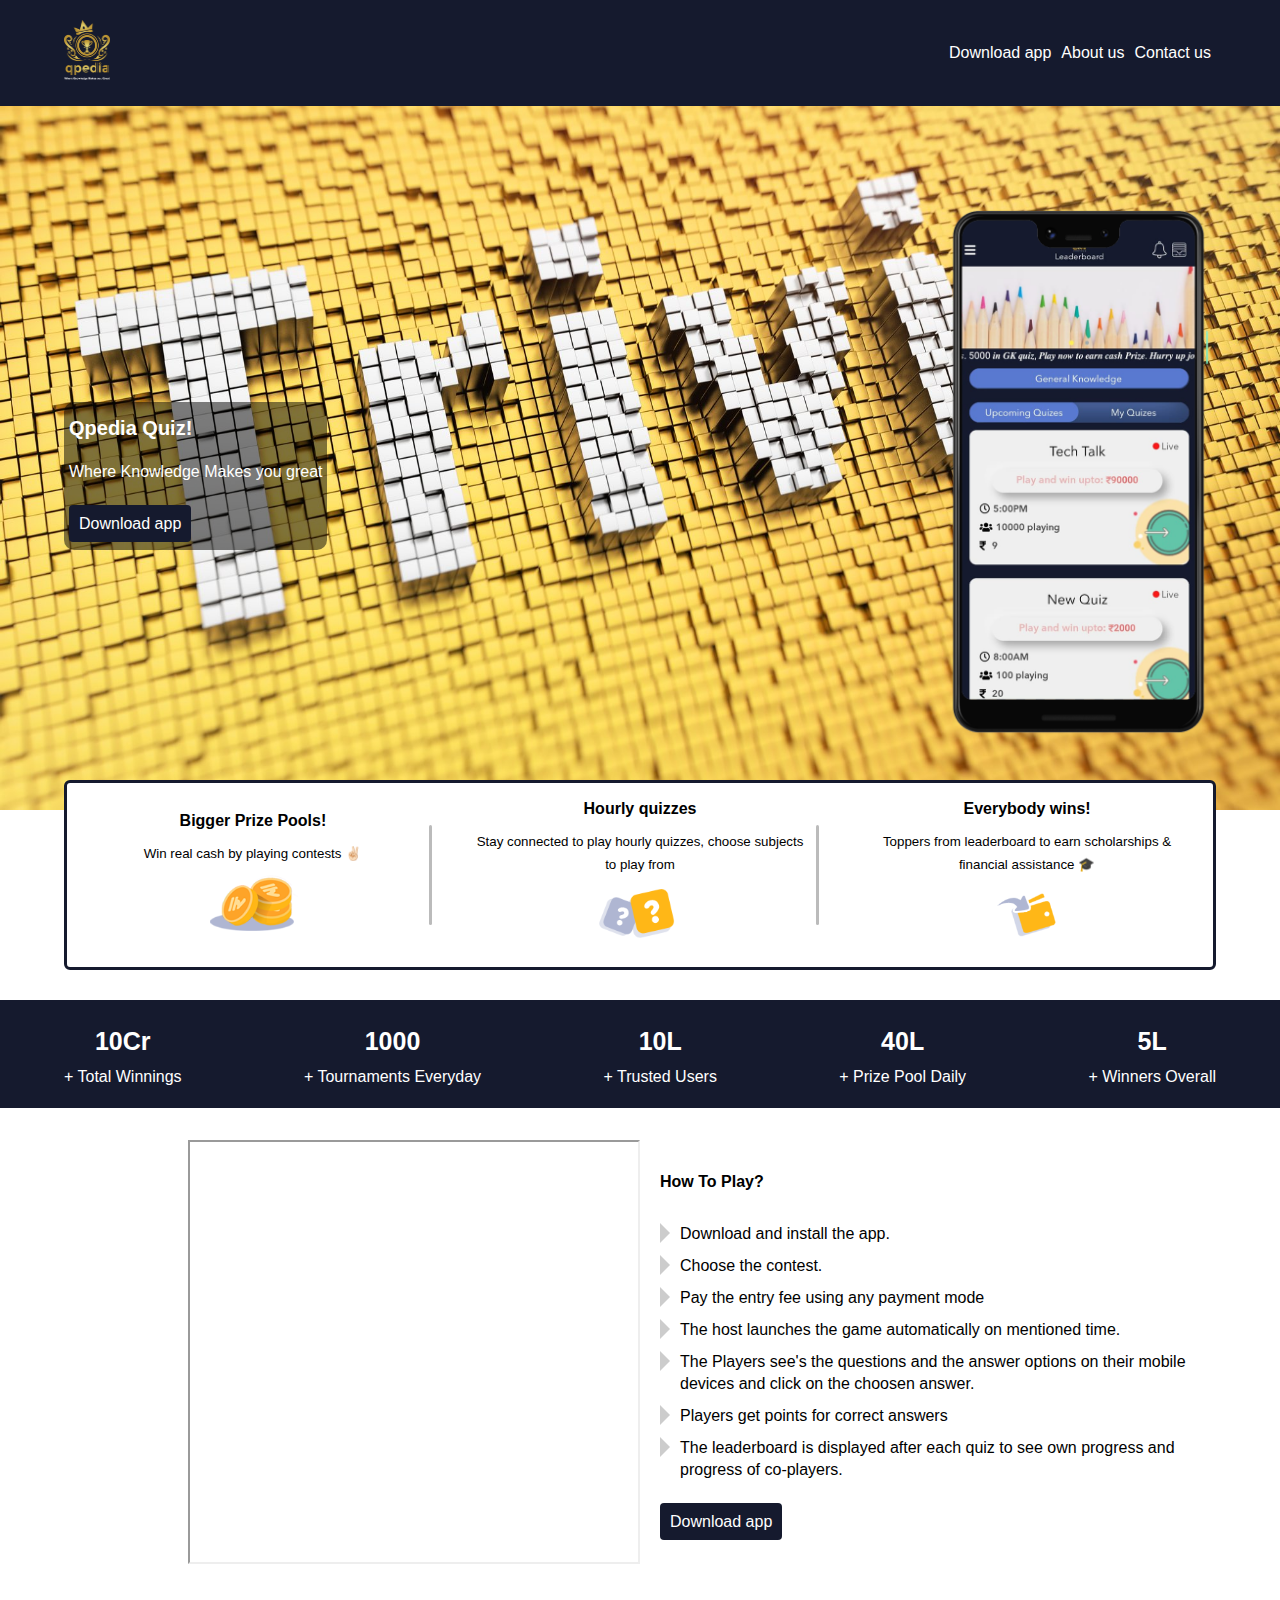
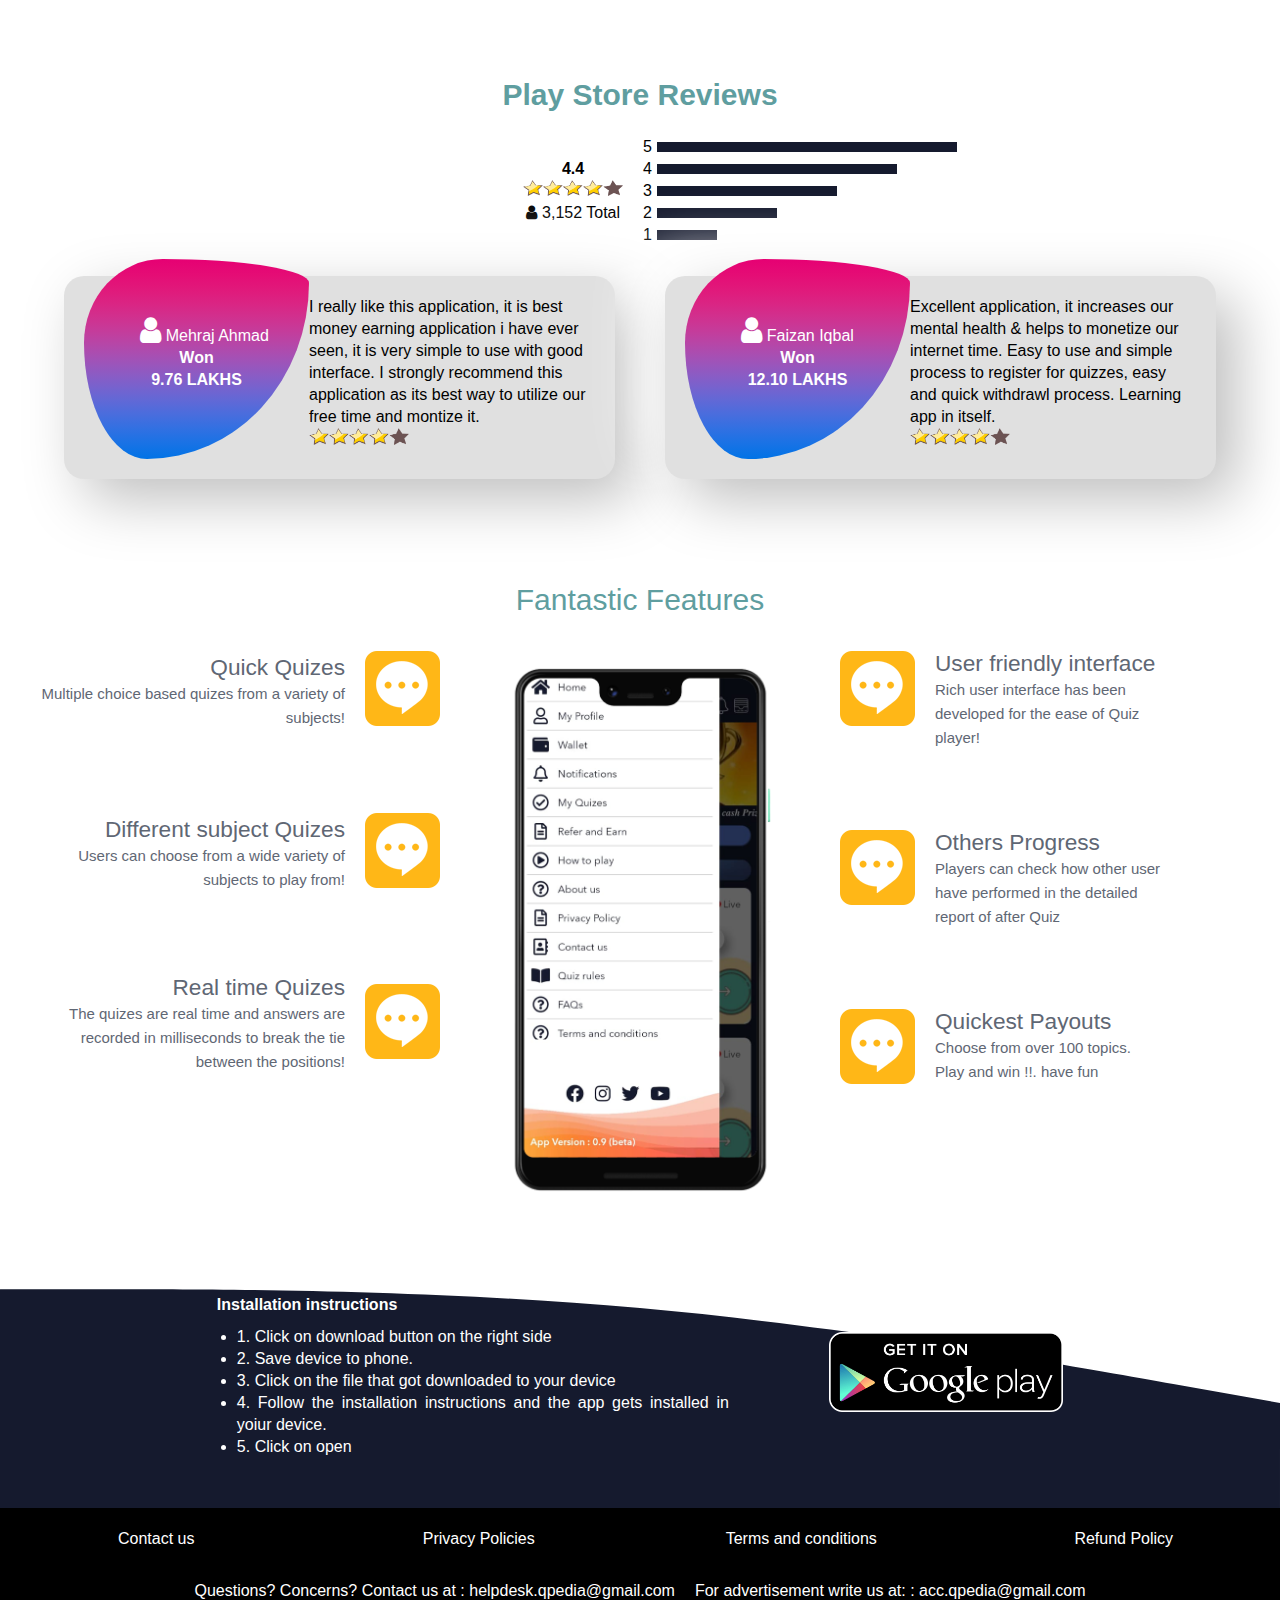
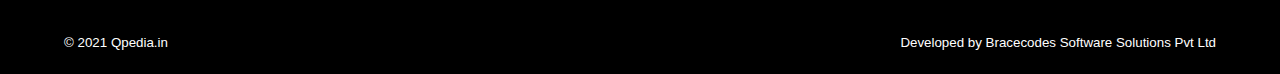
<file: index.html>
<!DOCTYPE html>
<html lang="en">
  <head>
    <meta charset="UTF-8" />
    <meta http-equiv="X-UA-Compatible" content="IE=edge" />
    <meta name="viewport" content="width=device-width, initial-scale=1.0" />
    <link rel="stylesheet" href="css/style.css" />
    <link
      rel="stylesheet"
      href="https://cdnjs.cloudflare.com/ajax/libs/font-awesome/4.7.0/css/font-awesome.min.css"
    />
    <title>Qpedia</title>
  </head>
  <body>
    <section>
      <div class="navbar-container">
        <div class="logo-container">
          <a href="./index.html"><img src="./img/qpedia2d.png" alt="" /></a>
        </div>
        <div class="links-conatiner">
          <div class="links-inner">
            <a href="./AboutUs.html">Download app</a>
            <a href="./AboutUs.html">About us</a>
            <a href="./ContactUs.html">Contact us</a>
          </div>
        </div>
      </div>
    </section>

    <!-- Hero section starts -->

    <section class="hero-section">
      <img class="hero-image" src="img/bg.jpeg" alt="" />
      <div class="hero-container">
        <div class="hero-inner-container">
          <div class="links-heading">
            <div>
              <span class="bold-text" style="font-size: 20px"
                >Qpedia Quiz!</span
              >
            </div>
            <div>
              Where Knowledge Makes you great
            </div>
            <div style="margin-top: 10px">
              <div class="main-button">
                <span>Download app</span>
              </div>
            </div>
          </div>
          <div class="hero-img-container">
            <img src="/img/qpedia.png" alt="" />
          </div>
        </div>
      </div>
    </section>
    <!-- Hero section ends -->

    <!-- sub hero section starts -->

    <section class="content-wrapper sub-hero-section">
      <div class="sub-hero-section-container">
        <div class="individual-sub-hero">
          <div>
            <span class="bold-text">Bigger Prize Pools!</span>
          </div>
          <div class="justify-text">
            <span class="font10"
              >Win real cash by playing contests ✌🏻</span
            >
          </div>
          <div>
            <img src="img/service-img1.png" alt="" />
          </div>
        </div>

        <div class="middle-line"></div>

        <div class="individual-sub-hero">
          <div>
            <span class="bold-text">Hourly quizzes</span>
          </div>
          <div class="justify-text">
            <span class="font10"
              >Stay connected to play hourly quizzes, choose subjects to play from </span
            >
          </div>
          <div>
            <img src="img/service-img2.png" alt="" />
          </div>
        </div>

        <div class="middle-line"></div>

        <div class="individual-sub-hero">
          <div>
            <span class="bold-text">Everybody wins!</span>
          </div>
          <div class="justify-text">
            <span class="font10"
              >Toppers from leaderboard to earn scholarships & financial assistance 🎓</span
            >
          </div>
          <div>
            <img src="img/service-img3.png" alt="" />
          </div>
        </div>
      </div>
    </section>
    <!-- sub hero section ends -->

    <!-- money section starts -->
    <section class="milestone-parent-section">
      <div class="milestone-parent content-wrapper flex-center">
        <div class="individual-milestone">
          <div class="title">
            <span class="bold-text">10Cr</span>
          </div>
          <div class="des">
            <span>+ Total Winnings</span>
          </div>
        </div>
        <div class="individual-milestone">
          <div class="title">
            <span class="bold-text">1000</span>
          </div>
          <div class="des">
            <span>+ Tournaments Everyday</span>
          </div>
        </div>
        <div class="individual-milestone">
          <div class="title">
            <span class="bold-text">10L</span>
          </div>
          <div class="des">
            <span>+ Trusted Users</span>
          </div>
        </div>
        <div class="individual-milestone">
          <div class="title">
            <span class="bold-text">40L</span>
          </div>
          <div class="des">
            <span>+ Prize Pool Daily</span>
          </div>
        </div>
        <div class="individual-milestone">
          <div class="title">
            <span class="bold-text">5L</span>
          </div>
          <div class="des">
            <span>+ Winners Overall</span>
          </div>
        </div>
      </div>
    </section>
    <!-- money section ends -->

    <!-- How to play section starts  -->

    <section class="content-wrapper how-to-play-parent-section">
      <div class="how-to-play-parent">
        <!-- video player -->
        <div class="video-player-container">
          <iframe
            width="40%"
            height="420"
            src="https://www.youtube.com/embed/z9cJiPwPkWk"
            allowfullscreen
          >
          </iframe>
        </div>

        <!-- play steps  -->
        <div class="play-steps-container">
          <div class="title">
            <span class="bold-text font15"> How To Play?</span>
          </div>
          <div class="play-steps">
            <div class="play-step">
              <span class="arrow-right"></span>
              <span
                >Download and install the app.</span
              >
            </div>
            <div class="play-step">
              <span class="arrow-right"></span>
              <span
                >Choose the contest.</span
              >
            </div>
            <div class="play-step">
              <span class="arrow-right"></span>
              <span
                >Pay the entry fee using any payment mode</span
              >
            </div>
            <div class="play-step">
              <span class="arrow-right"></span>
              <span
                >The host launches the game automatically on mentioned time.</span
              >
            </div>
            <div class="play-step">
              <span class="arrow-right"></span>
              <span
                >The Players see's the questions and the answer options on their mobile devices and click on the choosen answer.</span
              >
            </div>
            <div class="play-step">
              <span class="arrow-right"></span>
              <span
                >Players get points for correct answers</span
              >
            </div>
            <div class="play-step">
              <span class="arrow-right"></span>
              <span
                >The leaderboard is displayed after each quiz to see own progress and progress of co-players.</span
              >
            </div>
          </div>
          <div style="margin-top: 10px">
            <div class="main-button">
              <span>Download app</span>
            </div>
          </div>
        </div>
      </div>
    </section>
    <!-- How to play section ends  -->

    <!-- reviews section starts  -->

    <section class="reviews-container-section ">
      <div class="reviews-container content-wrapper">
        <div class="review-head">
          <div class="heading">
            <span class="bold-text font20">Play Store Reviews</span>
          </div>
          <div class="review-count">
            <div class="review-count-inner">
              <div class="review-count-internal">
                <div>
                  <span class="bold-text font20">4.4</span>
                </div>
                <div class="stars-container">
                  <img src="img/4-stars.png" alt="stars" />
                </div>
                <div>
                  <div>
                    <span class="fa fa-user"></span
                    ><span style="margin-left: 5px">3,152 Total</span>
                  </div>
                </div>
              </div>
            </div>
            <div class="review-bars">
              <div class="review-visual">
                <span>5</span>
                <div class="bar-5"></div>
              </div>
              <div class="review-visual">
                <span>4</span>
                <div class="bar-4"></div>
              </div>
              <div class="review-visual">
                <span>3</span>
                <div class="bar-3"></div>
              </div>
              <div class="review-visual">
                <span>2</span>
                <div class="bar-2"></div>
              </div>
              <div class="review-visual">
                <span>1</span>
                <div class="bar-1"></div>
              </div>
            </div>
          </div>
        </div>
        <div class="individual-rating-item-container">
          <div class="individual-rating-item neo-card">
            <div class="person-profile cubic-grad">
              <div class="profile-pic">
                <!-- <img src="" alt="profile-pic" /> -->
                <span
                  class="fa fa-user"
                  style="color: white; font-size: 30px"
                ></span>
                <span>Mehraj Ahmad</span>
              </div>
              <!-- <div class="name">
                <span>John doe</span>
              </div> -->
              <div class="prize">
                <span class="bold-text font20">Won</span>
                <div class="amount">
                  <span class="bold-text font15">9.76 LAKHS</span>
                </div>
              </div>
              <div></div>
            </div>
            <div class="rating-desc">
              <div class="description">
                <span
                  >I really like this application, it is best money earning application i have ever seen, it is very simple to use with good interface. I strongly recommend this application as its best way to utilize our free time and montize it.</span
                >
              </div>
              <div class="stars-container">
                <img src="img/4-stars.png" alt="stars" />
              </div>
            </div>
          </div>
          <div class="individual-rating-item neo-card">
            <div class="person-profile cubic-grad">
              <div class="profile-pic">
                <!-- <img src="" alt="profile-pic" /> -->
                <span
                  class="fa fa-user"
                  style="color: white; font-size: 30px"
                ></span>
                <span>Faizan Iqbal</span>
              </div>
              <!-- <div class="name">
                <span>John doe</span>
              </div> -->
              <div class="prize">
                <span class="bold-text font20">Won</span>
                <div class="amount">
                  <span class="bold-text font15">12.10 LAKHS</span>
                </div>
              </div>
            </div>
            <div class="rating-desc">
              <div class="description">
                <span
                  >Excellent application, it increases our mental health & helps to monetize our internet time. Easy to use and simple process to register for quizzes, easy and quick withdrawl process. Learning app in itself.</span
                >
              </div>
              <div class="stars-container">
                <img src="img/4-stars.png" alt="stars" />
              </div>
            </div>
          </div>
        </div>
      </div>
    </section>
    <!-- reviews section ends -->

        <!--features section starts-->
    <section >
        <div class="heading ">
            <span>
Fantastic Features
 </span>
        </div>
        <div class="features-container ">

            <div class="quiz-container ">
                <div class="tournament ">
                    <div>
                        <div class="tournament-desc ">
                            <span class="font17 ">Quick Quizes</span>
                        </div>
                        <div>
                            <span>Multiple choice based quizes from a variety of subjects!</span>
                        </div>
                    </div>
                    <div class="tournament-image ">
                        <img src="img/fbg.jpg " alt=" ">
                    </div>
                </div>
                <div class="tournament ">
                    <div>
                        <div class="tournament-desc ">
                            <span class="font17 ">Different subject Quizes</span>
                        </div>
                        <div>
                            <span>Users can choose from a wide variety of subjects to play from!</span>
                        </div>
                    </div>
                    <div class="tournament-image ">
                        <img src="img/fbg.jpg " alt=" ">
                    </div>
                </div>
                <div class="tournament ">
                    <div>
                        <div class="tournament-desc ">
                            <span class="font17 ">Real time Quizes</span>
                        </div>
                        <div>
                            <span>The quizes are real time and answers are recorded in milliseconds to break the tie between the positions! </span>
                        </div>
                    </div>
                    <div class="tournament-image ">
                        <img src="img/fbg.jpg " alt=" ">
                    </div>
                </div>
            </div>


            <div class="instruction-image ">
                <img src="img/qpedia2.png " alt=" ">
            </div>
            <div class="paying-earning-container ">
                <div class="paying-earning-container-inner ">

                    <div class="image-paying-instruction ">
                        <img src="img/fbg.jpg " alt=" ">

                    </div>
                    <div class="paying-container ">
                        <div>
                            <span class="font17 ">User friendly interface</span>
                        </div>
                        <div>
                            <span>Rich user interface has been developed for the ease of Quiz player!</span>
                        </div>
                    </div>
                </div>
                <div class="paying-earning-container-inner ">

                    <div class="image-paying-instruction ">
                        <img src="img/fbg.jpg " alt=" ">

                    </div>
                    <div class="paying-container ">
                        <div>
                            <span class="font17 ">Others Progress</span>
                        </div>
                        <div>
                            <span>Players can check how other user have performed in the detailed report of after Quiz </span>
                        </div>
                    </div>
                </div>
                <div class="paying-earning-container-inner ">

                    <div class="image-paying-instruction ">
                        <img src="img/fbg.jpg " alt=" ">

                    </div>
                    <div class="paying-container ">
                        <div>
                            <span class="font17 ">Quickest Payouts</span>
                        </div>
                        <div>
                          <span>Choose from over 100 topics.<br> Play and win !!.  have fun</span>
                        </div>
                    </div>
                </div>
            </div>
        </div>

        </div>
    </section>

    <!--features section ends-->

    <!-- Download our app started -->
    <section class="download-app-section ">
      <div class="download-app-container content-wrapper">
        <div class="download-description">
          <div class="download-title ">
            <span class="bold-text white-text">
              Installation instructions
            </span>
          </div>
          <div class="download-descrption">

            <ul class="white-text list">
              <li>1. Click on download button on the right side </li>
              <li>2. Save device to phone.</li>
              <li>3. Click on the file that got downloaded to your device</li>
              <li>4. Follow the installation instructions and the app gets installed in yoiur device.</li>
              <li>5. Click on open </li>
            </ul>
          </div>
        </div>
        <div class="download-app-image-container">
          <a href="https://google.com">
            <img src="/img/google-chplay.png"/>
          </a>
          
        </div>
      </div>
    </section>
    <!-- Download our app ended -->

    <!-- footer starts  -->
    <footer class="footer-section">
      <div class="footer-container">
        <div class="section1">
          <a href="./ContactUs.html">Contact us</a>
        </div>
        <div class="section1">
          <a href="./PrivacyPolicy.html">Privacy Policies</a>
        </div>
        <div class="section2">
          <a href="./Terms.html">Terms and conditions</a>
        </div>
        <div class="section3">
          <a href="./RefundPolicy.html">Refund Policy</a>
        </div>
      </div>

      <div class="sub-footer">
        <span class="white-text center-text">Questions? Concerns? Contact us at : helpdesk.qpedia@gmail.com</span> <span style="margin-left: 20px;" class="white-text center-text">For advertisement write us at: : acc.qpedia@gmail.com</span>
      </div>

      <div class="copyright-footer content-wrapper">
        <span class="white-text font10">© 2021 Qpedia.in </span>
        <span class="white-text font10">Developed by <a href="https://bracecodes.in">Bracecodes Software Solutions Pvt Ltd</a></span>
      </div>

      
    </footer>

    
    <!-- footer ends  -->
  </body>
</html>
</file>
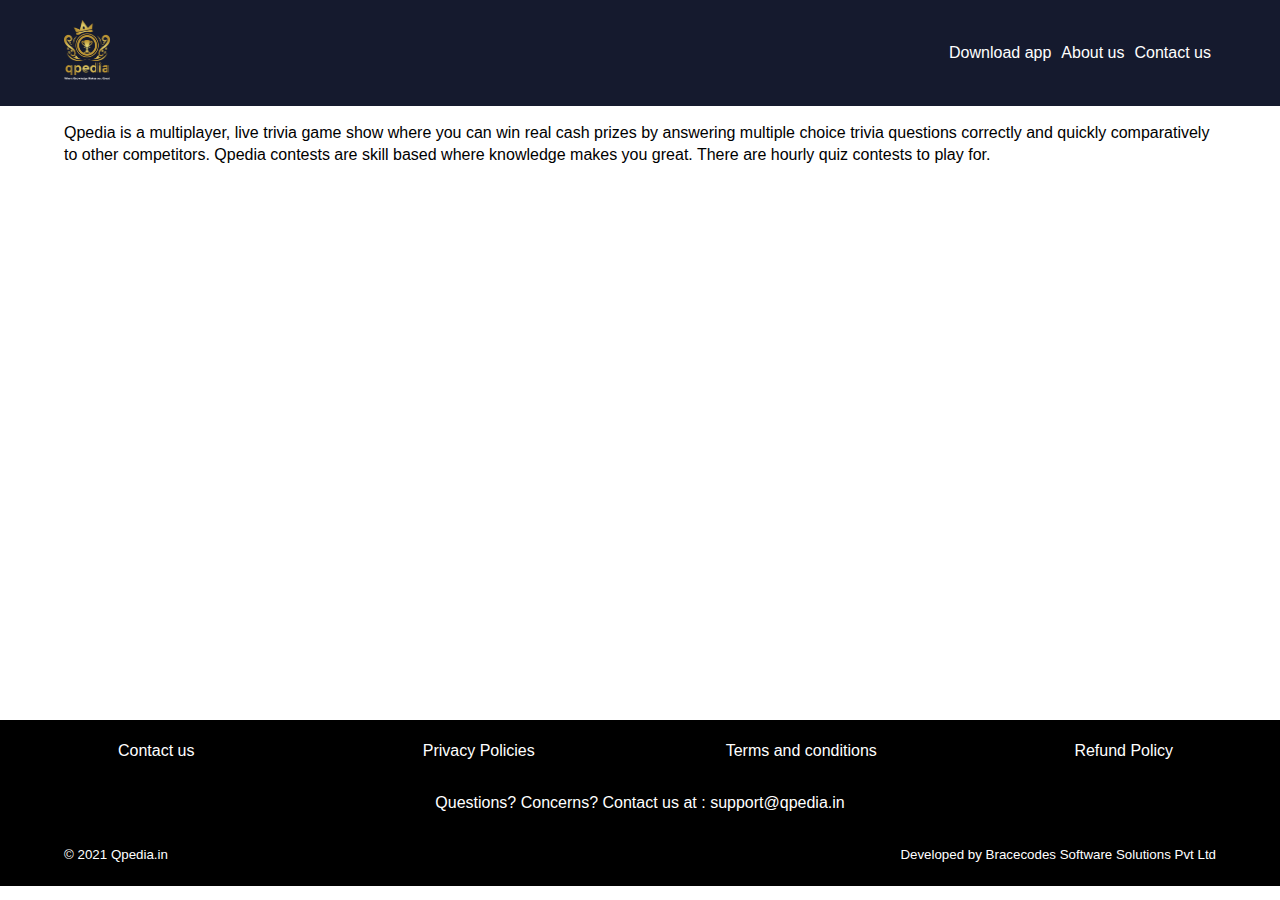
<file: AboutUs.html>
<!DOCTYPE html>
<html lang="en">
  <head>
    <meta charset="UTF-8" />
    <meta http-equiv="X-UA-Compatible" content="IE=edge" />
    <link rel="stylesheet" href="css/style.css" />
    <meta name="viewport" content="width=device-width, initial-scale=1.0" />
    <link
      rel="stylesheet"
      href="https://cdnjs.cloudflare.com/ajax/libs/font-awesome/4.7.0/css/font-awesome.min.css"
    />
    <title>About us | Qpedia</title>
  </head>
  <body>
    <section>
      <div class="navbar-container">
        <div class="logo-container">
          <a href="./index.html"><img src="./img/qpedia2d.png" alt="" /></a>
        </div>
        <div class="links-conatiner">
          <div class="links-inner">
            <a href="./AboutUs.html">Download app</a>
            <a href="./AboutUs.html">About us</a>
            <a href="./ContactUs.html">Contact us</a>
          </div>
        </div>
      </div>
    </section>
    <div class="other-page-title">About us</div>

    <div class="other-page-body content-wrapper">
      <span>
        Qpedia is a multiplayer, live trivia game show where you can win real
        cash prizes by answering multiple choice trivia questions correctly and
        quickly comparatively to other competitors. Qpedia contests are skill
        based where knowledge makes you great. There are hourly quiz contests to
        play for.
      </span>
    </div>

    <!-- footer starts  -->
    <footer class="footer-section">
      <div class="footer-container">
        <div class="section1">
          <a href="./ContactUs.html">Contact us</a>
        </div>
        <div class="section1">
          <a href="./PrivacyPolicy.html">Privacy Policies</a>
        </div>
        <div class="section2">
          <a href="./Terms.html">Terms and conditions</a>
        </div>
        <div class="section3">
          <a href="./RefundPolicy.html">Refund Policy</a>
        </div>
      </div>

      <div class="sub-footer">
        <span class="white-text"
          >Questions? Concerns? Contact us at : support@qpedia.in</span
        >
      </div>

      <div class="copyright-footer content-wrapper">
        <span class="white-text font10">© 2021 Qpedia.in </span>
        <span class="white-text font10"
          >Developed by
          <a href="https://bracecodes.in"
            >Bracecodes Software Solutions Pvt Ltd</a
          ></span
        >
      </div>
    </footer>

    <!-- footer ends  -->
  </body>
</html>
</file>
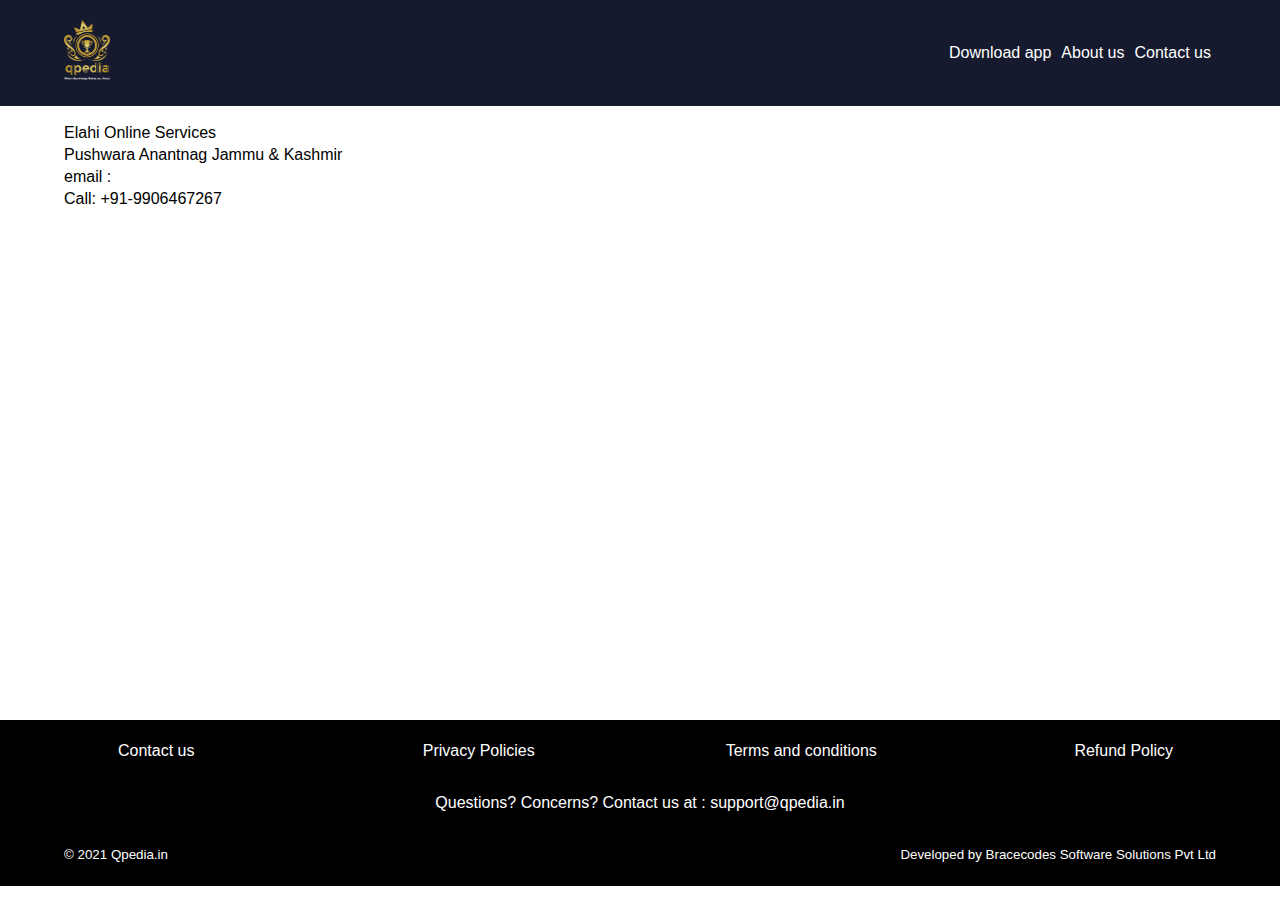
<file: ContactUs.html>
<!DOCTYPE html>
<html lang="en">
  <head>
    <meta charset="UTF-8" />
    <meta http-equiv="X-UA-Compatible" content="IE=edge" />
    <link rel="stylesheet" href="css/style.css" />
    <meta name="viewport" content="width=device-width, initial-scale=1.0" />
    <link
      rel="stylesheet"
      href="https://cdnjs.cloudflare.com/ajax/libs/font-awesome/4.7.0/css/font-awesome.min.css"
    />
    <title>Contact us | Qpedia</title>
  </head>
  <body>
    <section>
      <div class="navbar-container">
        <div class="logo-container">
          <a href="./index.html"><img src="./img/qpedia2d.png" alt="" /></a>
        </div>
        <div class="links-conatiner">
          <div class="links-inner">
            <a href="./AboutUs.html">Download app</a>
            <a href="./AboutUs.html">About us</a>
            <a href="./ContactUs.html">Contact us</a>
          </div>
        </div>
      </div>
    </section>
    <div class="other-page-title">Contact us</div>

    <div class="other-page-body content-wrapper">
      <span>
        <p>Elahi Online Services</p>
        <p>Pushwara Anantnag Jammu & Kashmir</p>
        <p>
          email :
          <a href="mailto:helpdesk.qpedia@gmail.com"
            >helpdesk.qpedia@gmail.com</a
          >
        </p>
        <p>Call: +91-9906467267</p>
      </span>
    </div>

    <!-- footer starts  -->
    <footer class="footer-section">
      <div class="footer-container">
        <div class="section1">
          <a href="./ContactUs.html">Contact us</a>
        </div>
        <div class="section1">
          <a href="./PrivacyPolicy.html">Privacy Policies</a>
        </div>
        <div class="section2">
          <a href="./Terms.html">Terms and conditions</a>
        </div>
        <div class="section3">
          <a href="./RefundPolicy.html">Refund Policy</a>
        </div>
      </div>

      <div class="sub-footer">
        <span class="white-text"
          >Questions? Concerns? Contact us at : support@qpedia.in</span
        >
      </div>

      <div class="copyright-footer content-wrapper">
        <span class="white-text font10">© 2021 Qpedia.in </span>
        <span class="white-text font10"
          >Developed by
          <a href="https://bracecodes.in"
            >Bracecodes Software Solutions Pvt Ltd</a
          ></span
        >
      </div>
    </footer>

    <!-- footer ends  -->
  </body>
</html>
</file>
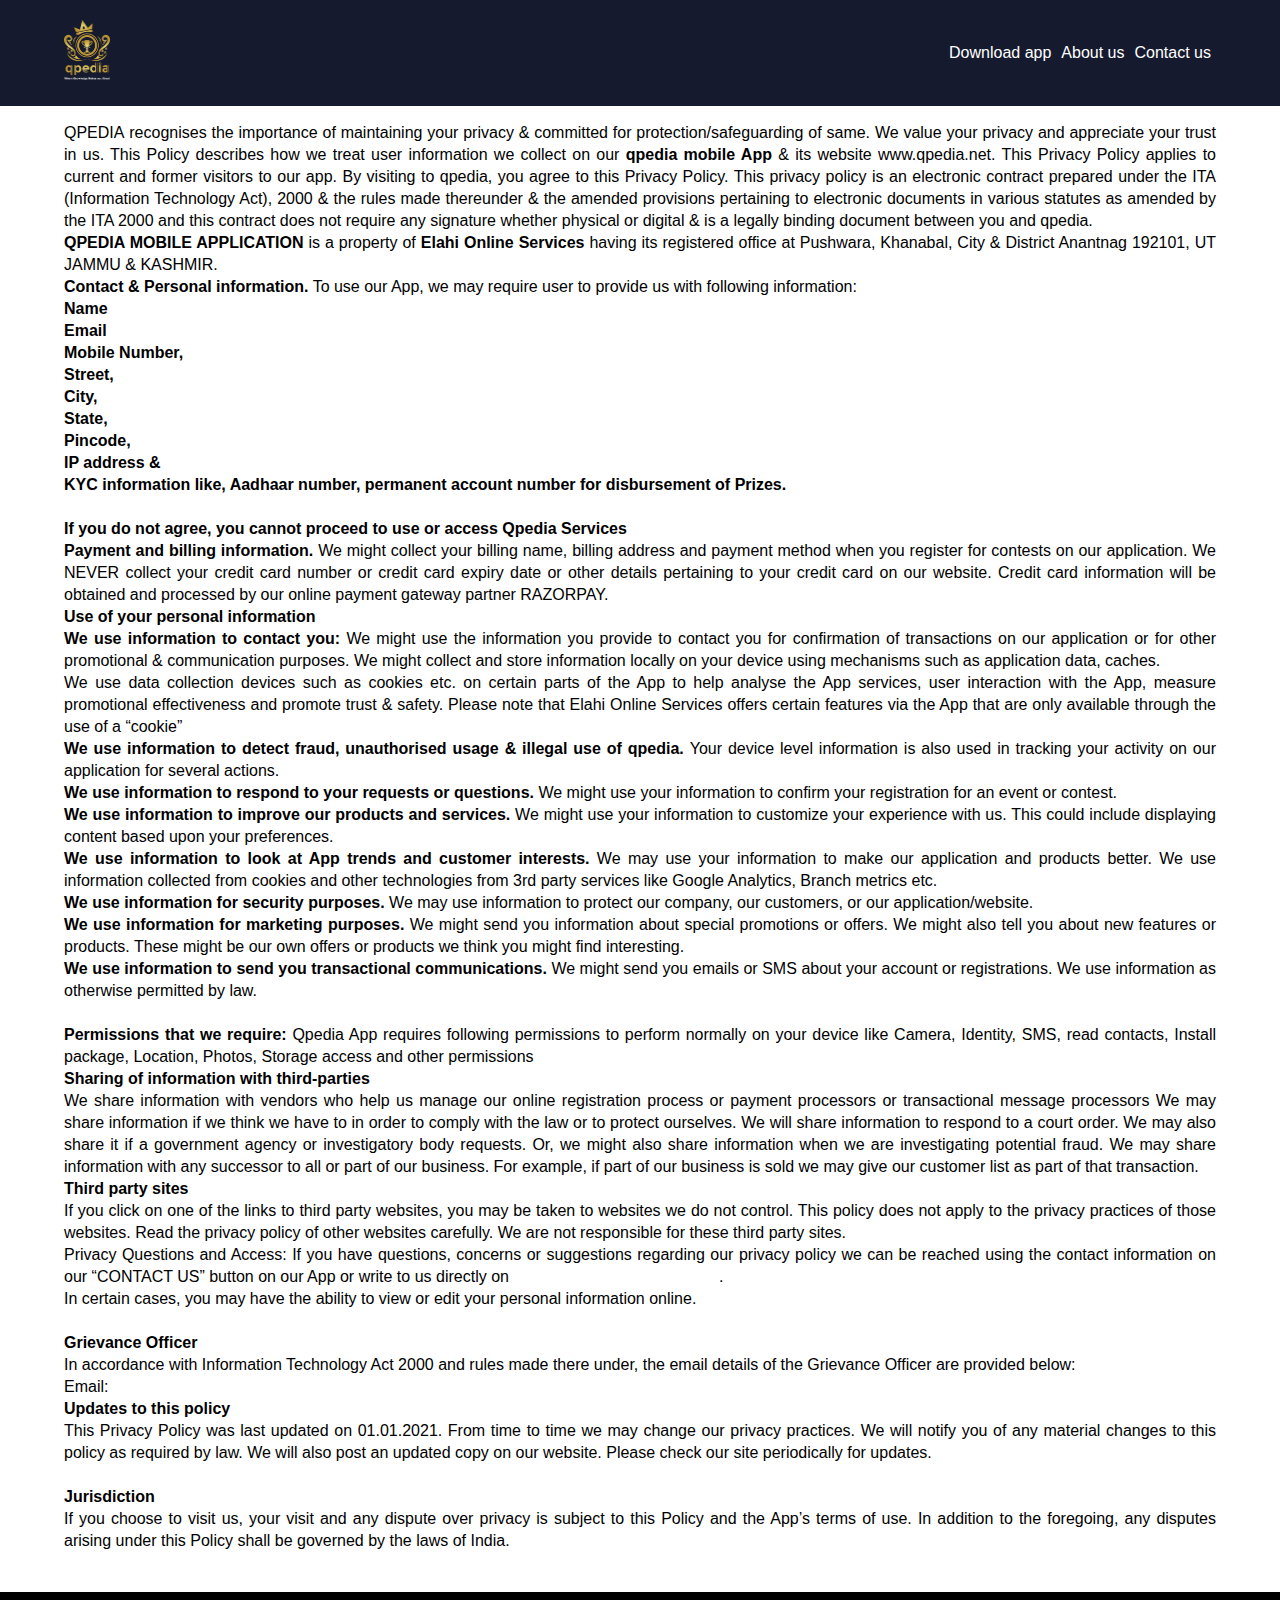
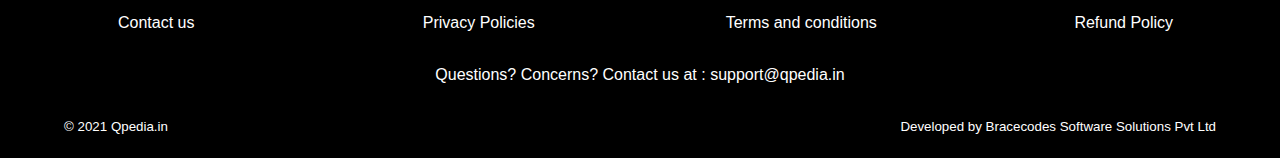
<file: PrivacyPolicy.html>
<!DOCTYPE html>
<html lang="en">
  <head>
    <meta charset="UTF-8" />
    <meta http-equiv="X-UA-Compatible" content="IE=edge" />
    <meta name="viewport" content="width=device-width, initial-scale=1.0" />
    <link rel="stylesheet" href="css/style.css" />

    <link
      rel="stylesheet"
      href="https://cdnjs.cloudflare.com/ajax/libs/font-awesome/4.7.0/css/font-awesome.min.css"
    />
    <title>Privacy Policy | Qpedia</title>
  </head>
  <body>
    <section>
      <div class="navbar-container">
        <div class="logo-container">
          <a href="./index.html"><img src="./img/qpedia2d.png" alt="" /></a>
        </div>
        <div class="links-conatiner">
          <div class="links-inner">
            <a href="./AboutUs.html">Download app</a>
            <a href="./AboutUs.html">About us</a>
            <a href="./ContactUs.html">Contact us</a>
          </div>
        </div>
      </div>
    </section>
    <div class="other-page-title">Privacy Policy</div>

    <div class="other-page-body content-wrapper">
      <span>
        <p>
          QPEDIA&nbsp;recognises the importance of maintaining your privacy
          &amp; committed for protection/safeguarding of same. We value your
          privacy and appreciate your trust in us. This Policy describes how we
          treat user information we collect on our
          <strong>qpedia mobile App</strong> &amp; its
          website&nbsp;www.qpedia.net. This Privacy Policy applies to current
          and former visitors to our app. By visiting to qpedia, you agree to
          this Privacy Policy. This privacy policy is an electronic contract
          prepared under the ITA (Information Technology Act), 2000 &amp; the
          rules made thereunder &amp; the amended provisions pertaining to
          electronic documents in various statutes as amended by the ITA 2000
          and this contract does not require any signature whether physical or
          digital &amp; is a legally binding document between you and qpedia.
        </p>
        <p>
          <strong>QPEDIA MOBILE APPLICATION</strong> is a property of
          <strong>Elahi Online Services</strong> having its registered office at
          Pushwara, Khanabal, City &amp; District Anantnag 192101, UT JAMMU
          &amp; KASHMIR.
        </p>
        <p>
          <strong>Contact &amp; Personal information.</strong> To use our App,
          we may require user to provide us with following information:
        </p>
        <p><strong>Name&nbsp;</strong></p>
        <p><strong>Email</strong></p>
        <p><strong>Mobile Number,&nbsp;</strong></p>
        <p><strong>Street,</strong></p>
        <p><strong>City,</strong></p>
        <p><strong>State,</strong></p>
        <p><strong>Pincode,</strong></p>
        <p><strong>IP address &amp;&nbsp;</strong></p>
        <p>
          <strong
            >KYC information like, Aadhaar number, permanent account number for
            disbursement of Prizes.&nbsp;</strong
          >
        </p>
        <p>&nbsp;</p>
        <p>
          <strong
            >If you do not agree, you cannot proceed to use or access Qpedia
            Services</strong
          >
        </p>
        <p>
          <strong>Payment and billing information.</strong> We might collect
          your billing name, billing address and payment method when you
          register for contests on our application. We NEVER collect your credit
          card number or credit card expiry date or other details pertaining to
          your credit card on our website. Credit card information will be
          obtained and processed by our online payment gateway partner RAZORPAY.
        </p>
        <p><strong>Use of your personal information</strong></p>
        <p>
          <strong>We use information to contact you:&nbsp;</strong>We might use
          the information you provide to contact you for confirmation of
          transactions on our application or for other promotional &amp;
          communication purposes. We might collect and store information locally
          on your device using mechanisms such as application data, caches.
        </p>
        <p>
          We use data collection devices such as cookies etc. on certain parts
          of the App to help analyse the App services, user interaction with the
          App, measure promotional effectiveness and promote trust &amp; safety.
          Please note that Elahi Online Services offers certain features via the
          App that are only available through the use of a &ldquo;cookie&rdquo;
        </p>
        <p>
          <strong
            >We use information to detect fraud, unauthorised usage &amp;
            illegal use of qpedia.&nbsp;</strong
          >Your device level information is also used in tracking your activity
          on our application for several actions.&nbsp;
        </p>
        <p>
          <strong
            >We use information to respond to your requests or
            questions.</strong
          >
          We might use your information to confirm your registration for an
          event or contest.&nbsp;
        </p>
        <p>
          <strong
            >We use information to improve our products and services.</strong
          >
          We might use your information to customize your experience with us.
          This could include displaying content based upon your preferences.
        </p>
        <p>
          <strong
            >We use information to look at App trends and customer
            interests.</strong
          >
          We may use your information to make our application and products
          better. We use information collected from cookies and other
          technologies from 3rd party services like Google Analytics, Branch
          metrics etc.
        </p>
        <p>
          <strong>We use information for security purposes.</strong> We may use
          information to protect our company, our customers, or our
          application/website.
        </p>
        <p>
          <strong>We use information for marketing purposes.</strong> We might
          send you information about special promotions or offers. We might also
          tell you about new features or products. These might be our own offers
          or products we think you might find interesting.&nbsp;
        </p>
        <p>
          <strong
            >We use information to send you transactional
            communications.</strong
          >
          We might send you emails or SMS about your account or registrations.
          We use information as otherwise permitted by law.
        </p>
        <p>&nbsp;</p>
        <p>
          <strong>Permissions that we require:&nbsp;</strong>Qpedia App requires
          following permissions to perform normally on your device like Camera,
          Identity, SMS, read contacts, Install package, Location, Photos,
          Storage access and other permissions
        </p>
        <p><strong>Sharing of information with third-parties</strong></p>
        <p>
          We share information with vendors who help us manage our online
          registration process or payment processors or transactional message
          processors We may share information if we think we have to in order to
          comply with the law or to protect ourselves. We will share information
          to respond to a court order. We may also share it if a government
          agency or investigatory body requests. Or, we might also share
          information when we are investigating potential fraud. We may share
          information with any successor to all or part of our business. For
          example, if part of our business is sold we may give our customer list
          as part of that transaction.
        </p>
        <p><strong>Third party sites&nbsp;</strong></p>
        <p>
          If you click on one of the links to third party websites, you may be
          taken to websites we do not control. This policy does not apply to the
          privacy practices of those websites. Read the privacy policy of other
          websites carefully. We are not responsible for these third party
          sites.
        </p>
        <p>
          Privacy Questions and Access: If you have questions, concerns or
          suggestions regarding our privacy policy we can be reached using the
          contact information on our &ldquo;CONTACT US&rdquo; button on our App
          or write to us directly on&nbsp;<a
            href="mailto:helpdesk.qpedia@gmail.com"
            >helpdesk.qpedia@gmail.com</a
          >.
        </p>
        <p>
          In certain cases, you may have the ability to view or edit your
          personal information online.
        </p>
        <p>&nbsp;</p>
        <p><strong>Grievance Officer</strong></p>
        <p>
          In accordance with Information Technology Act 2000 and rules made
          there under, the email details of the Grievance Officer are provided
          below:
        </p>
        <p>
          Email:&nbsp;<a href="mailto:helpdesk.qpedia@gmail.com"
            >helpdesk.qpedia@gmail.com</a
          >
        </p>
        <p><strong>Updates to this policy</strong></p>
        <p>
          This Privacy Policy was last updated on 01.01.2021. From time to time
          we may change our privacy practices. We will notify you of any
          material changes to this policy as required by law. We will also post
          an updated copy on our website. Please check our site periodically for
          updates.
        </p>
        <p>&nbsp;</p>
        <p><strong>Jurisdiction</strong></p>
        <p>
          If you choose to visit us, your visit and any dispute over privacy is
          subject to this Policy and the App&rsquo;s terms of use. In addition
          to the foregoing, any disputes arising under this Policy shall be
          governed by the laws of India.&nbsp;
        </p>
      </span>
    </div>

    <!-- footer starts  -->
    <footer class="footer-section">
      <div class="footer-container">
        <div class="section1">
          <a href="./ContactUs.html">Contact us</a>
        </div>
        <div class="section1">
          <a href="./PrivacyPolicy.html">Privacy Policies</a>
        </div>
        <div class="section2">
          <a href="./Terms.html">Terms and conditions</a>
        </div>
        <div class="section3">
          <a href="./RefundPolicy.html">Refund Policy</a>
        </div>
      </div>

      <div class="sub-footer">
        <span class="white-text"
          >Questions? Concerns? Contact us at : support@qpedia.in</span
        >
      </div>

      <div class="copyright-footer content-wrapper">
        <span class="white-text font10">© 2021 Qpedia.in </span>
        <span class="white-text font10"
          >Developed by
          <a href="https://bracecodes.in"
            >Bracecodes Software Solutions Pvt Ltd</a
          ></span
        >
      </div>
    </footer>

    <!-- footer ends  -->
  </body>
</html>
</file>
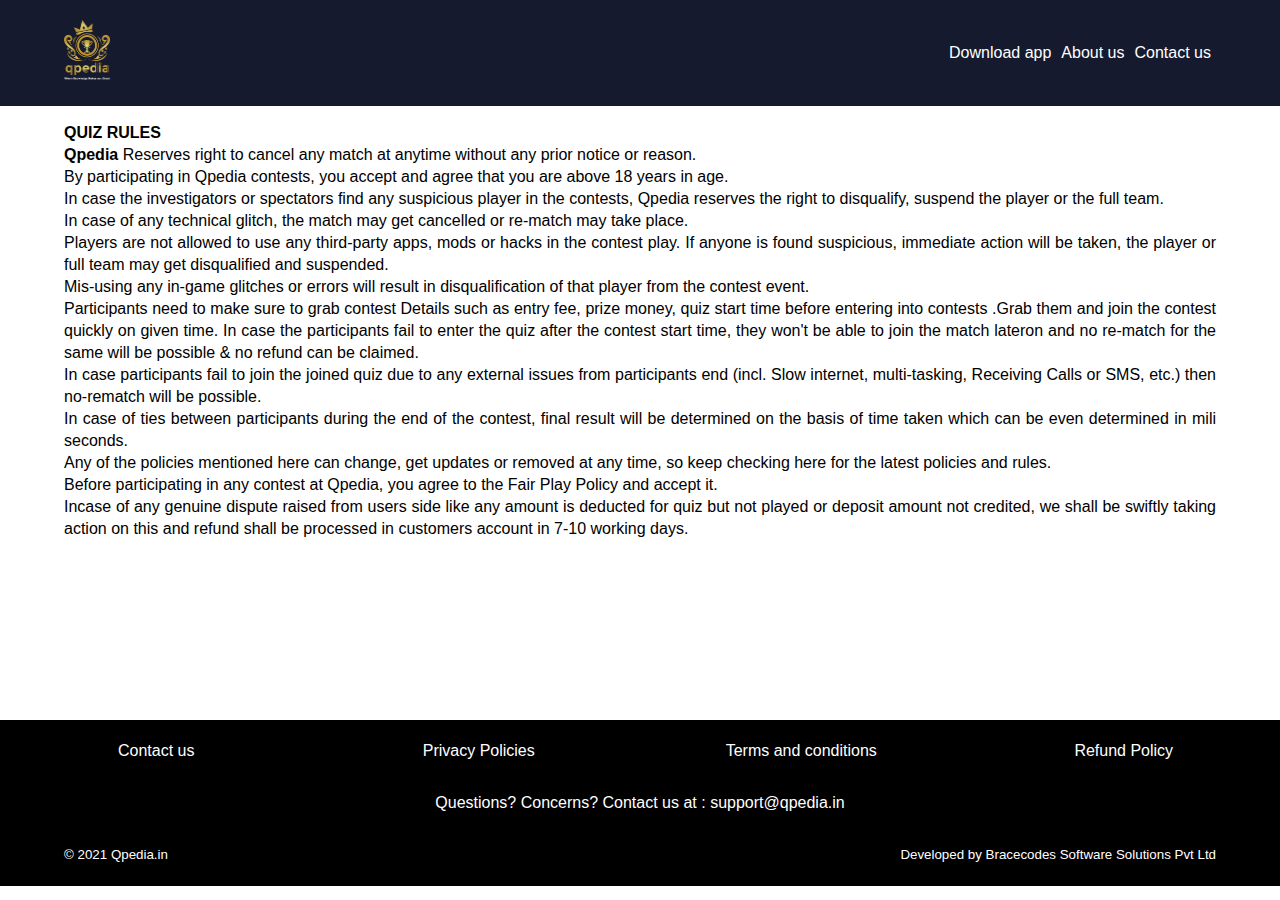
<file: RefundPolicy.html>
<!DOCTYPE html>
<html lang="en">
  <head>
    <meta charset="UTF-8" />
    <meta http-equiv="X-UA-Compatible" content="IE=edge" />
    <link rel="stylesheet" href="css/style.css" />
    <meta name="viewport" content="width=device-width, initial-scale=1.0" />
    <link
      rel="stylesheet"
      href="https://cdnjs.cloudflare.com/ajax/libs/font-awesome/4.7.0/css/font-awesome.min.css"
    />
    <title>Refund Policy | Qpedia</title>
  </head>
  <body>
    <section>
      <div class="navbar-container">
        <div class="logo-container">
          <a href="./index.html"><img src="./img/qpedia2d.png" alt="" /></a>
        </div>
        <div class="links-conatiner">
          <div class="links-inner">
            <a href="./AboutUs.html">Download app</a>
            <a href="./AboutUs.html">About us</a>
            <a href="./ContactUs.html">Contact us</a>
          </div>
        </div>
      </div>
    </section>
    <div class="other-page-title">Refund Policy</div>

    <div class="other-page-body content-wrapper">
      <span
        ><p><strong>QUIZ RULES</strong></p>
        <p>
          <strong>Qpedia</strong>&nbsp;Reserves right to cancel any match at
          anytime without any prior notice or reason.
        </p>
        <p>
          By participating in Qpedia contests, you accept and agree that you are
          above 18 years in age.
        </p>
        <p>
          In case the investigators or spectators find any suspicious player in
          the contests, Qpedia reserves the right to disqualify, suspend the
          player or the full team.
        </p>
        <p>
          In case of any technical glitch, the match may get cancelled or
          re-match may take place.
        </p>
        <p>
          Players are not allowed to use any third-party apps, mods or hacks in
          the contest play. If anyone is found suspicious, immediate action will
          be taken, the player or full team may get disqualified and suspended.
        </p>
        <p>
          Mis-using any in-game glitches or errors will result in
          disqualification of that player from the contest event.
        </p>
        <p>
          Participants need to make sure to grab contest Details such as entry
          fee, prize money, quiz start time before entering into contests .Grab
          them and join the contest quickly on given time. In case the
          participants fail to enter the quiz after the contest start time, they
          won't be able to join the match lateron and no re-match for the same
          will be possible &amp; no refund can be claimed.
        </p>
        <p>
          In case participants fail to join the joined quiz due to any external
          issues from participants end (incl. Slow internet, multi-tasking,
          Receiving Calls or SMS, etc.) then no-rematch will be possible.
        </p>
        <p>
          In case of ties between participants during the end of the contest,
          final result will be determined on the basis of time taken which can
          be even determined in mili seconds.
        </p>
        <p>
          Any of the policies mentioned here can change, get updates or removed
          at any time, so keep checking here for the latest policies and rules.
        </p>
        <p>
          Before participating in any contest at Qpedia, you agree to the Fair
          Play Policy and accept it.
        </p>
        <p>
          Incase of any genuine dispute raised from users side like any amount
          is deducted for quiz but not played or deposit amount not credited, we
          shall be swiftly taking action on this and refund shall be processed
          in customers account in 7-10 working days.
        </p>
      </span>
    </div>

    <!-- footer starts  -->
    <footer class="footer-section">
      <div class="footer-container">
        <div class="section1">
          <a href="./ContactUs.html">Contact us</a>
        </div>
        <div class="section1">
          <a href="./PrivacyPolicy.html">Privacy Policies</a>
        </div>
        <div class="section2">
          <a href="./Terms.html">Terms and conditions</a>
        </div>
        <div class="section3">
          <a href="./RefundPolicy.html">Refund Policy</a>
        </div>
      </div>

      <div class="sub-footer">
        <span class="white-text"
          >Questions? Concerns? Contact us at : support@qpedia.in</span
        >
      </div>

      <div class="copyright-footer content-wrapper">
        <span class="white-text font10">© 2021 Qpedia.in </span>
        <span class="white-text font10"
          >Developed by
          <a href="https://bracecodes.in"
            >Bracecodes Software Solutions Pvt Ltd</a
          ></span
        >
      </div>
    </footer>

    <!-- footer ends  -->
  </body>
</html>
</file>
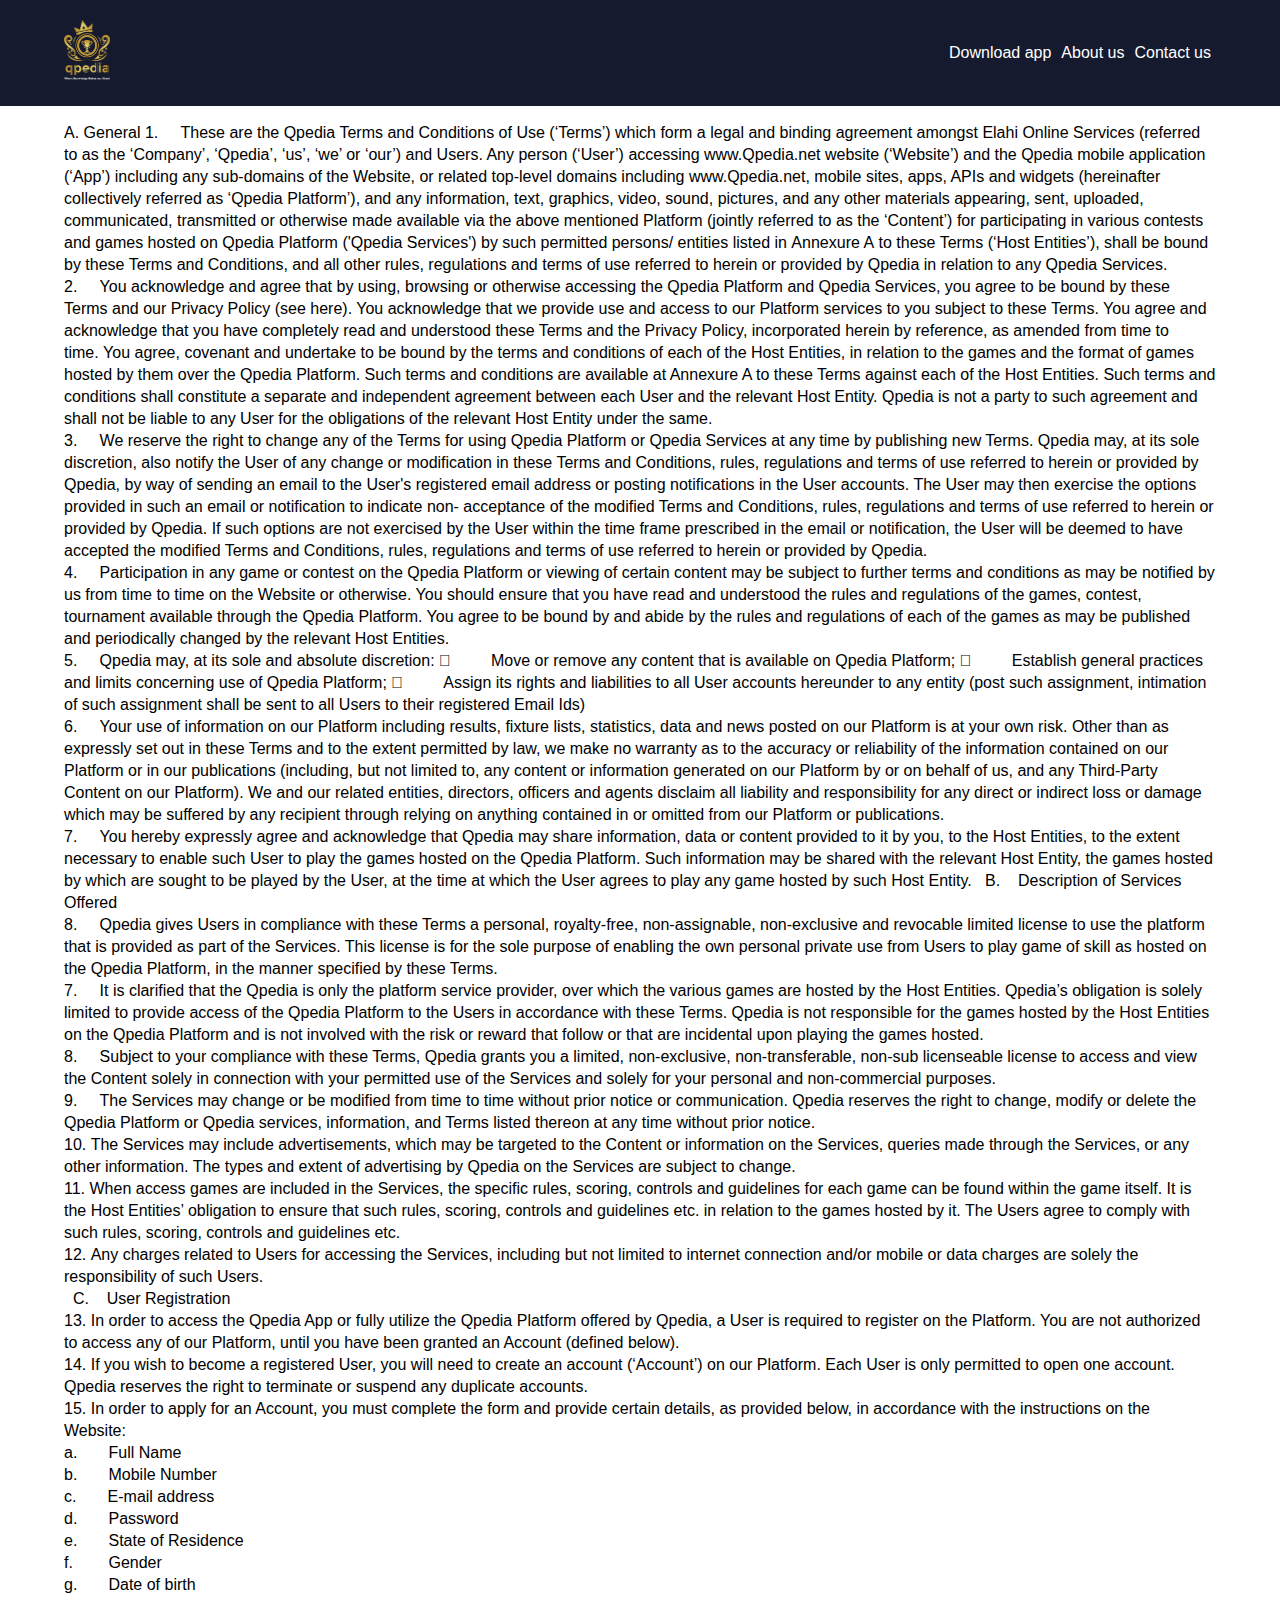
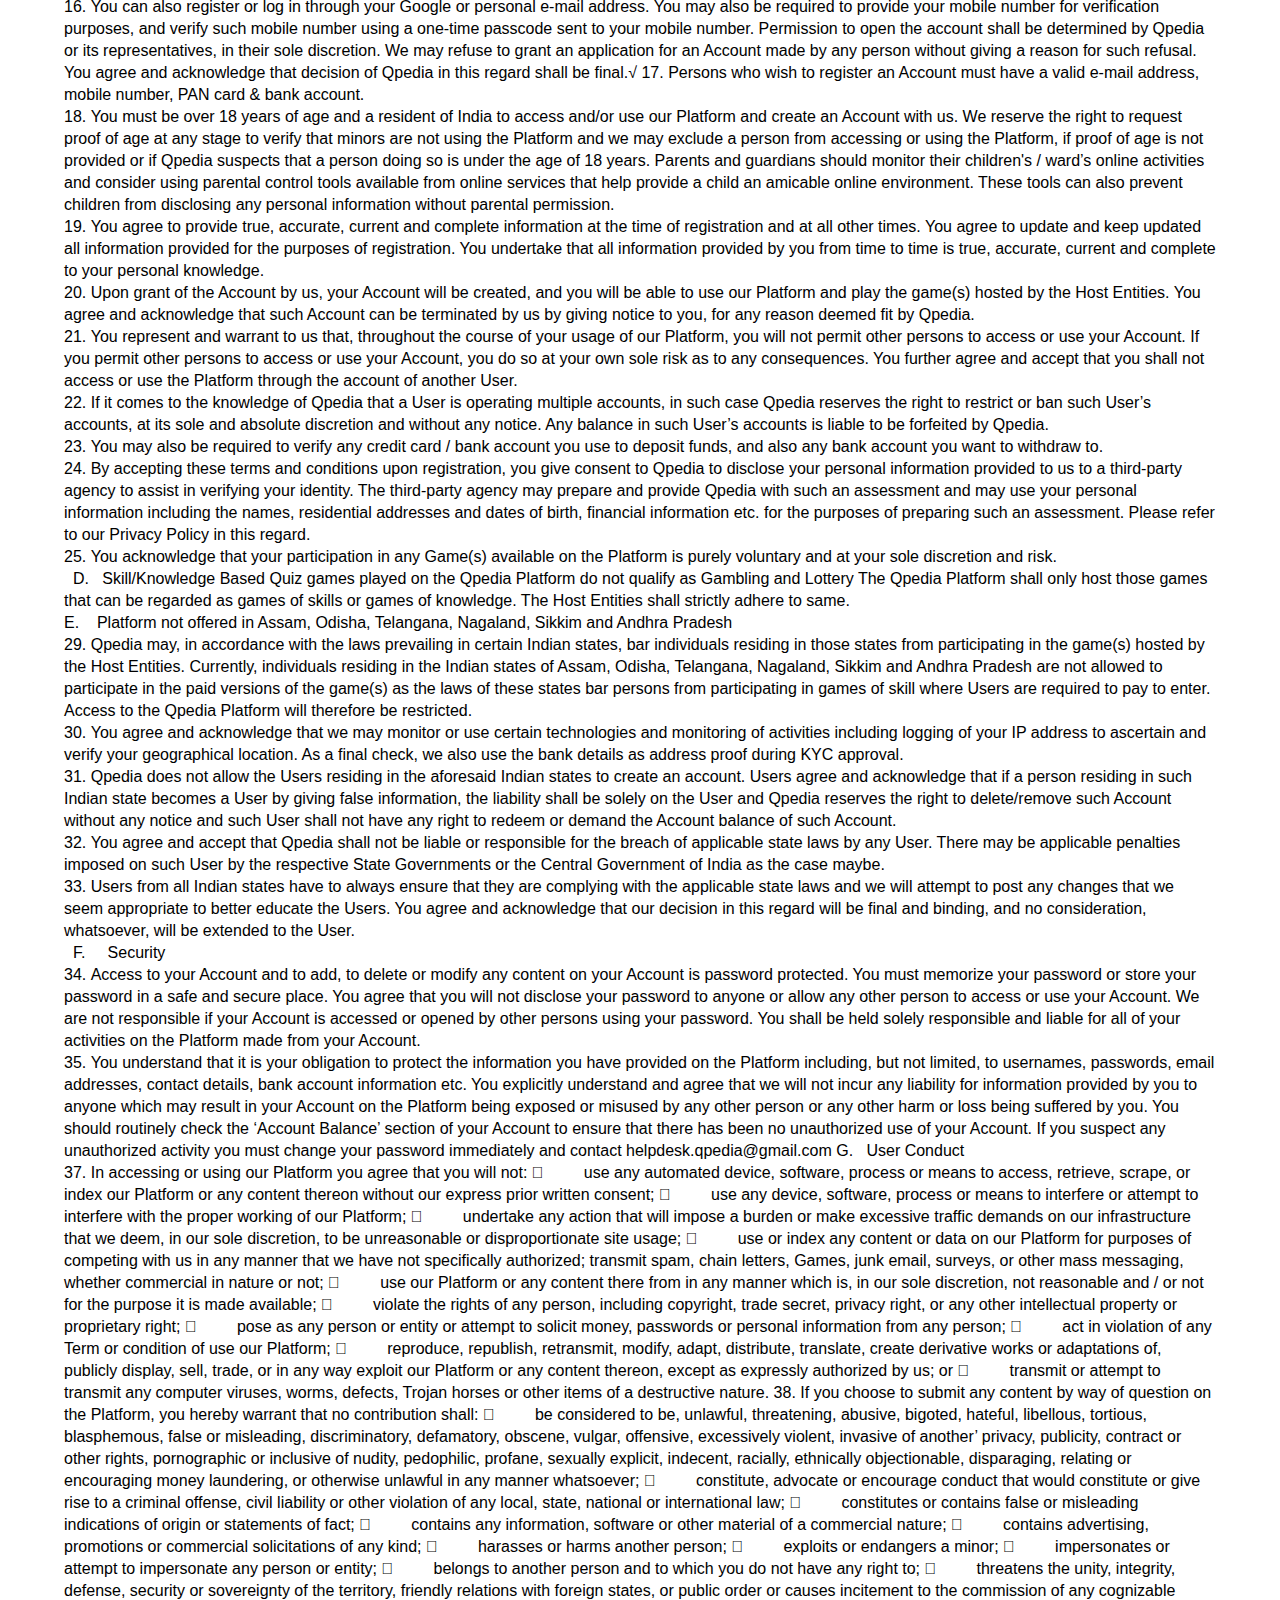
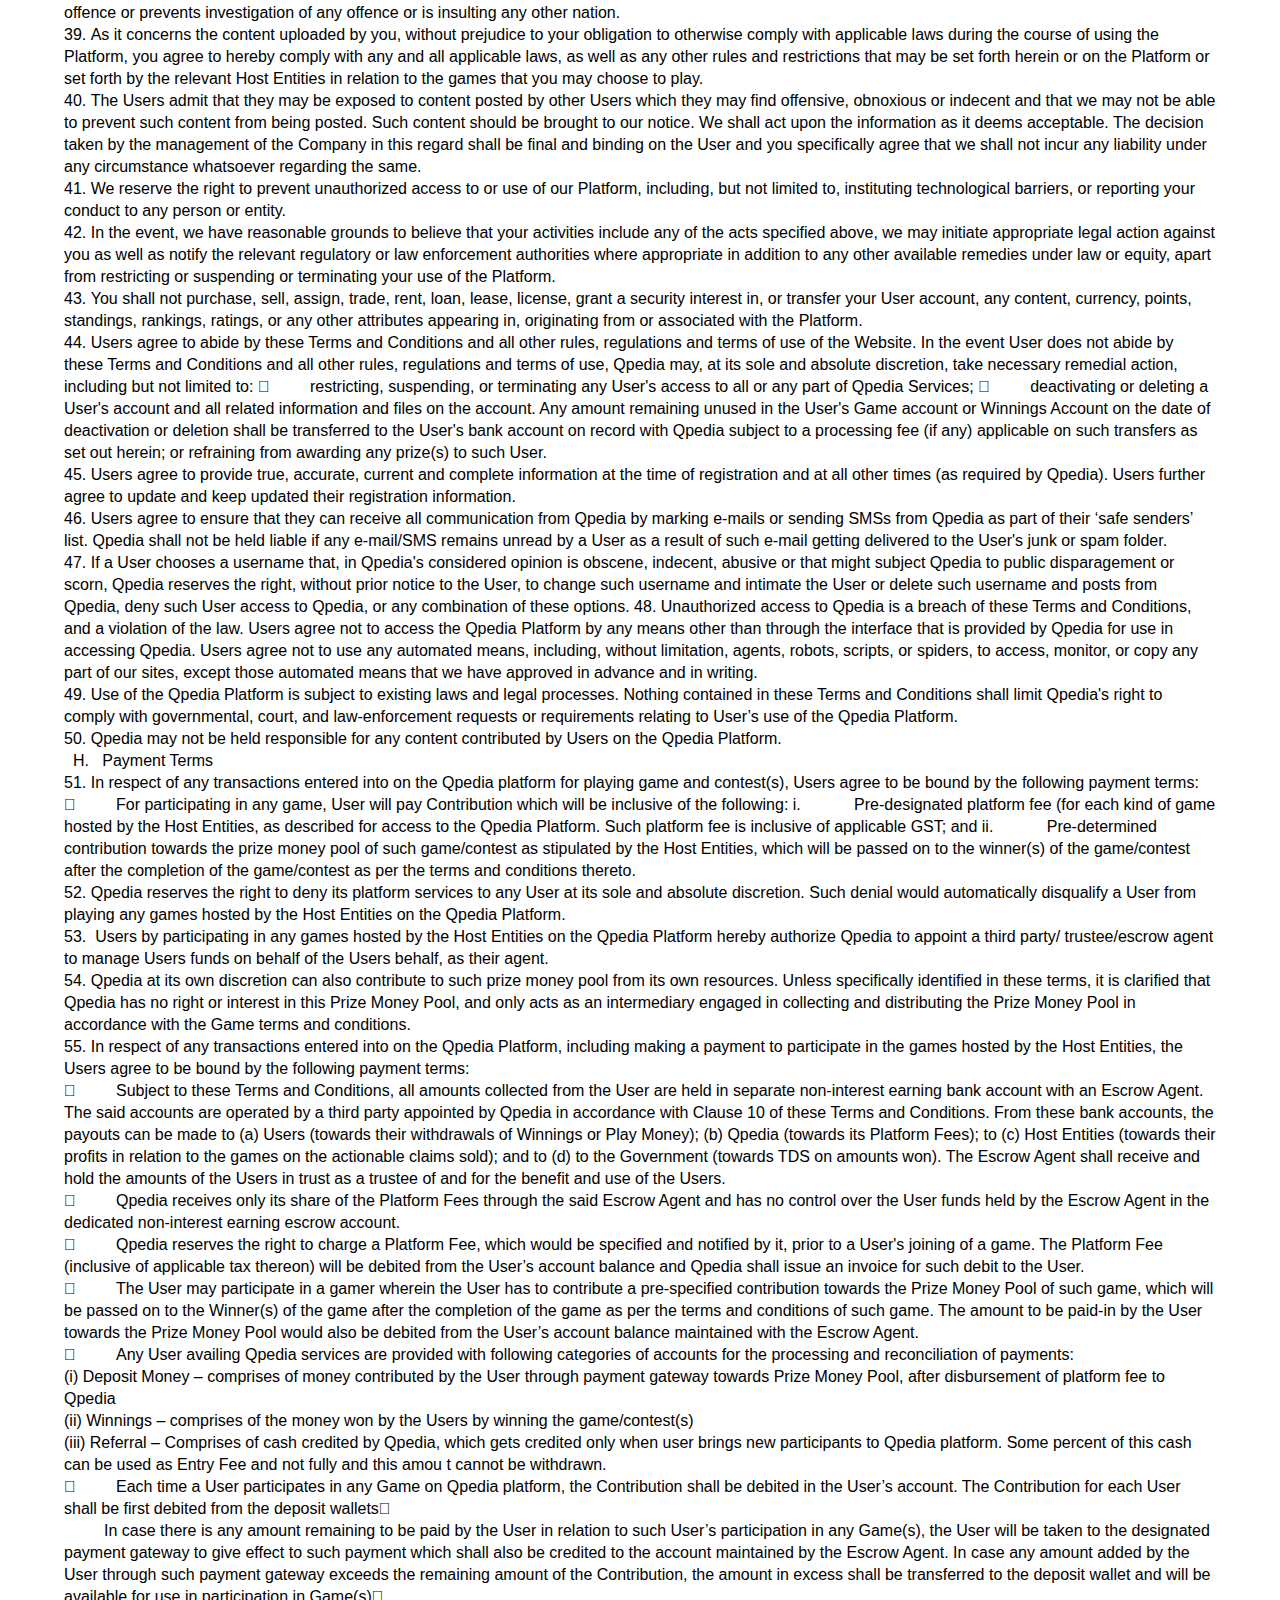
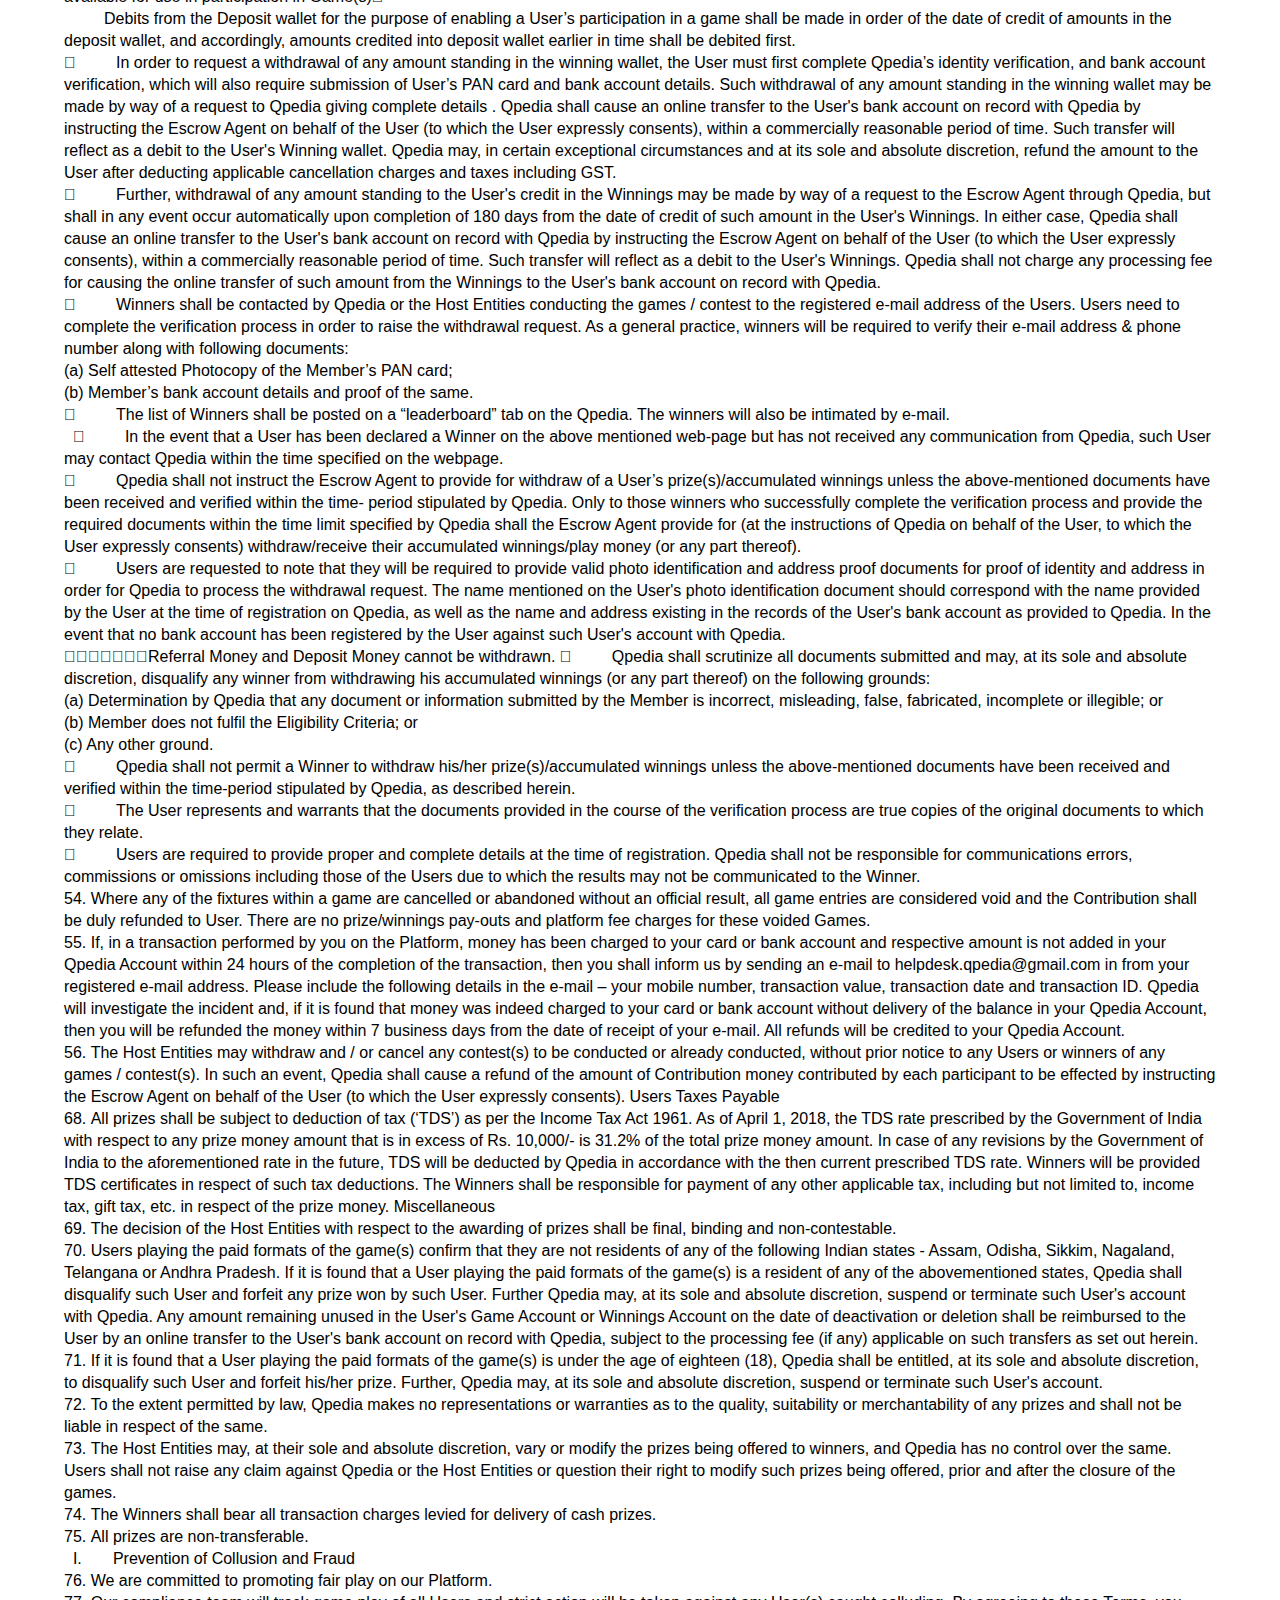
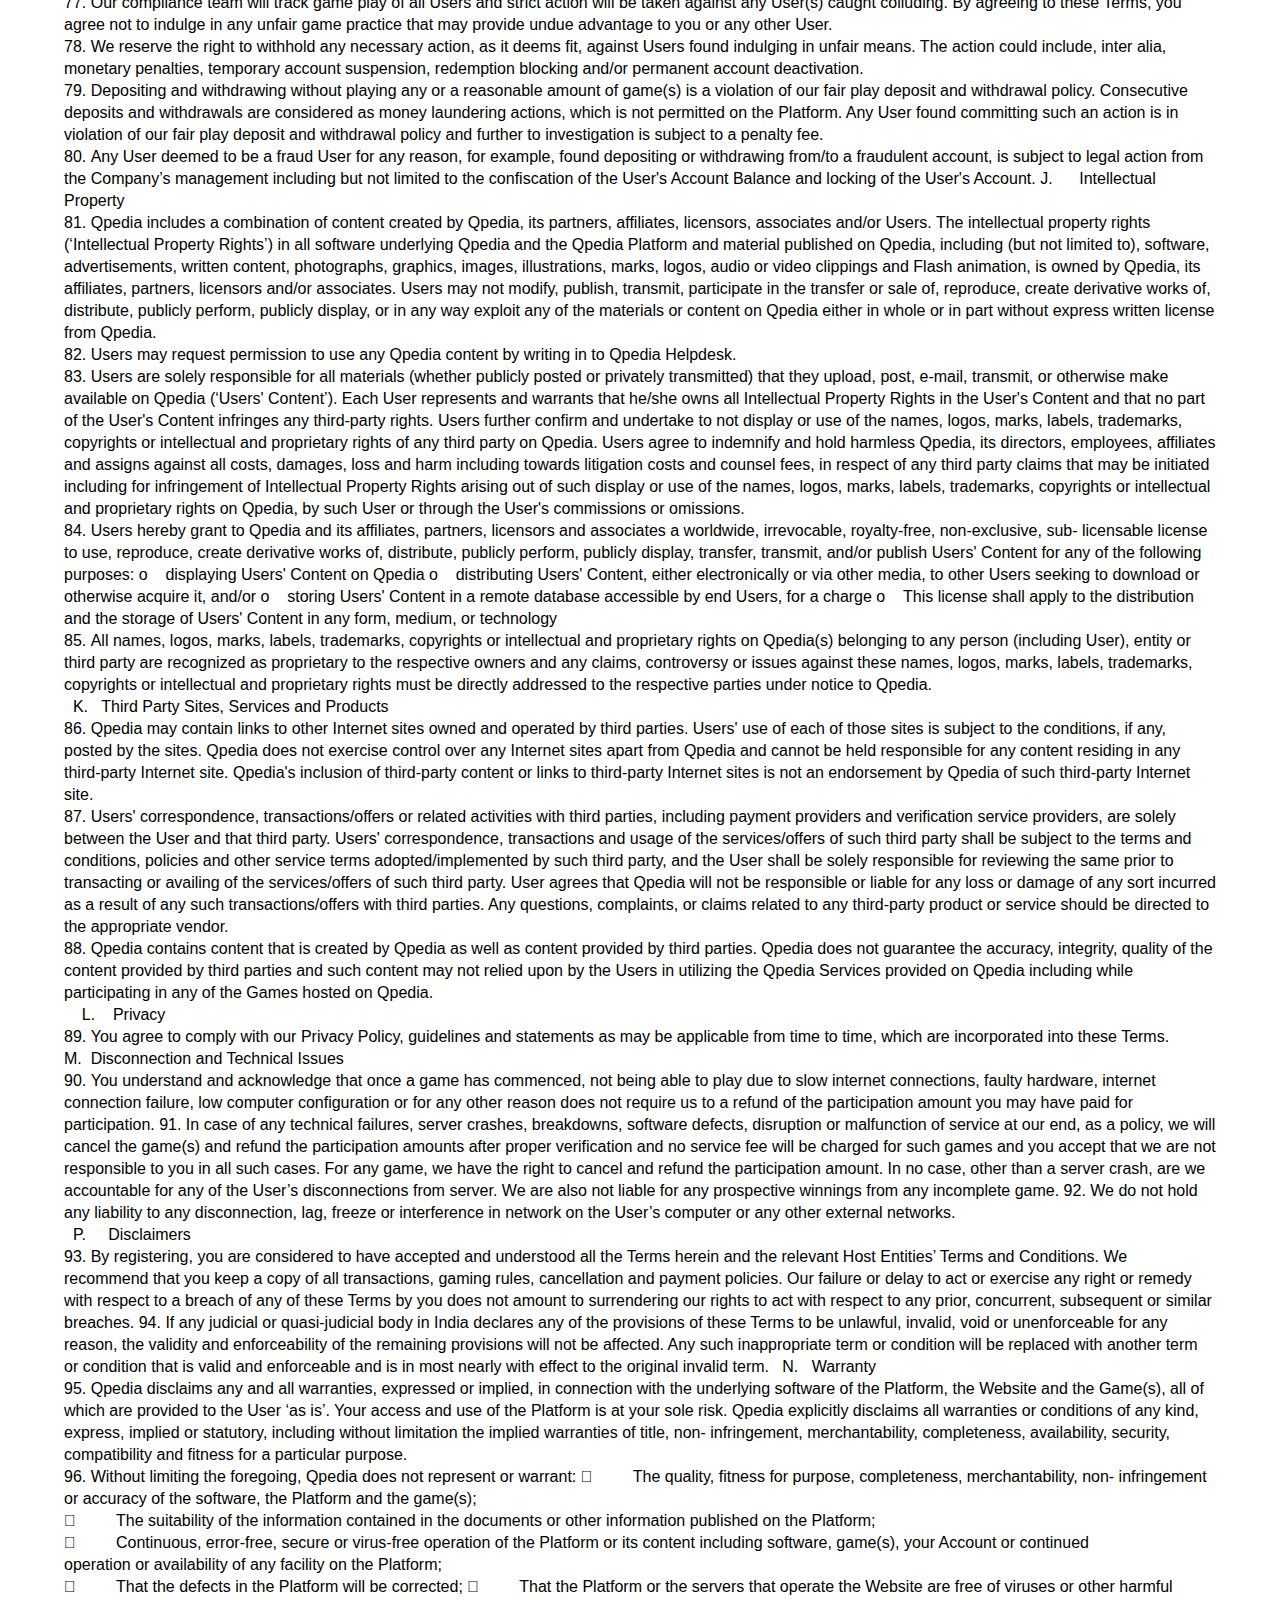
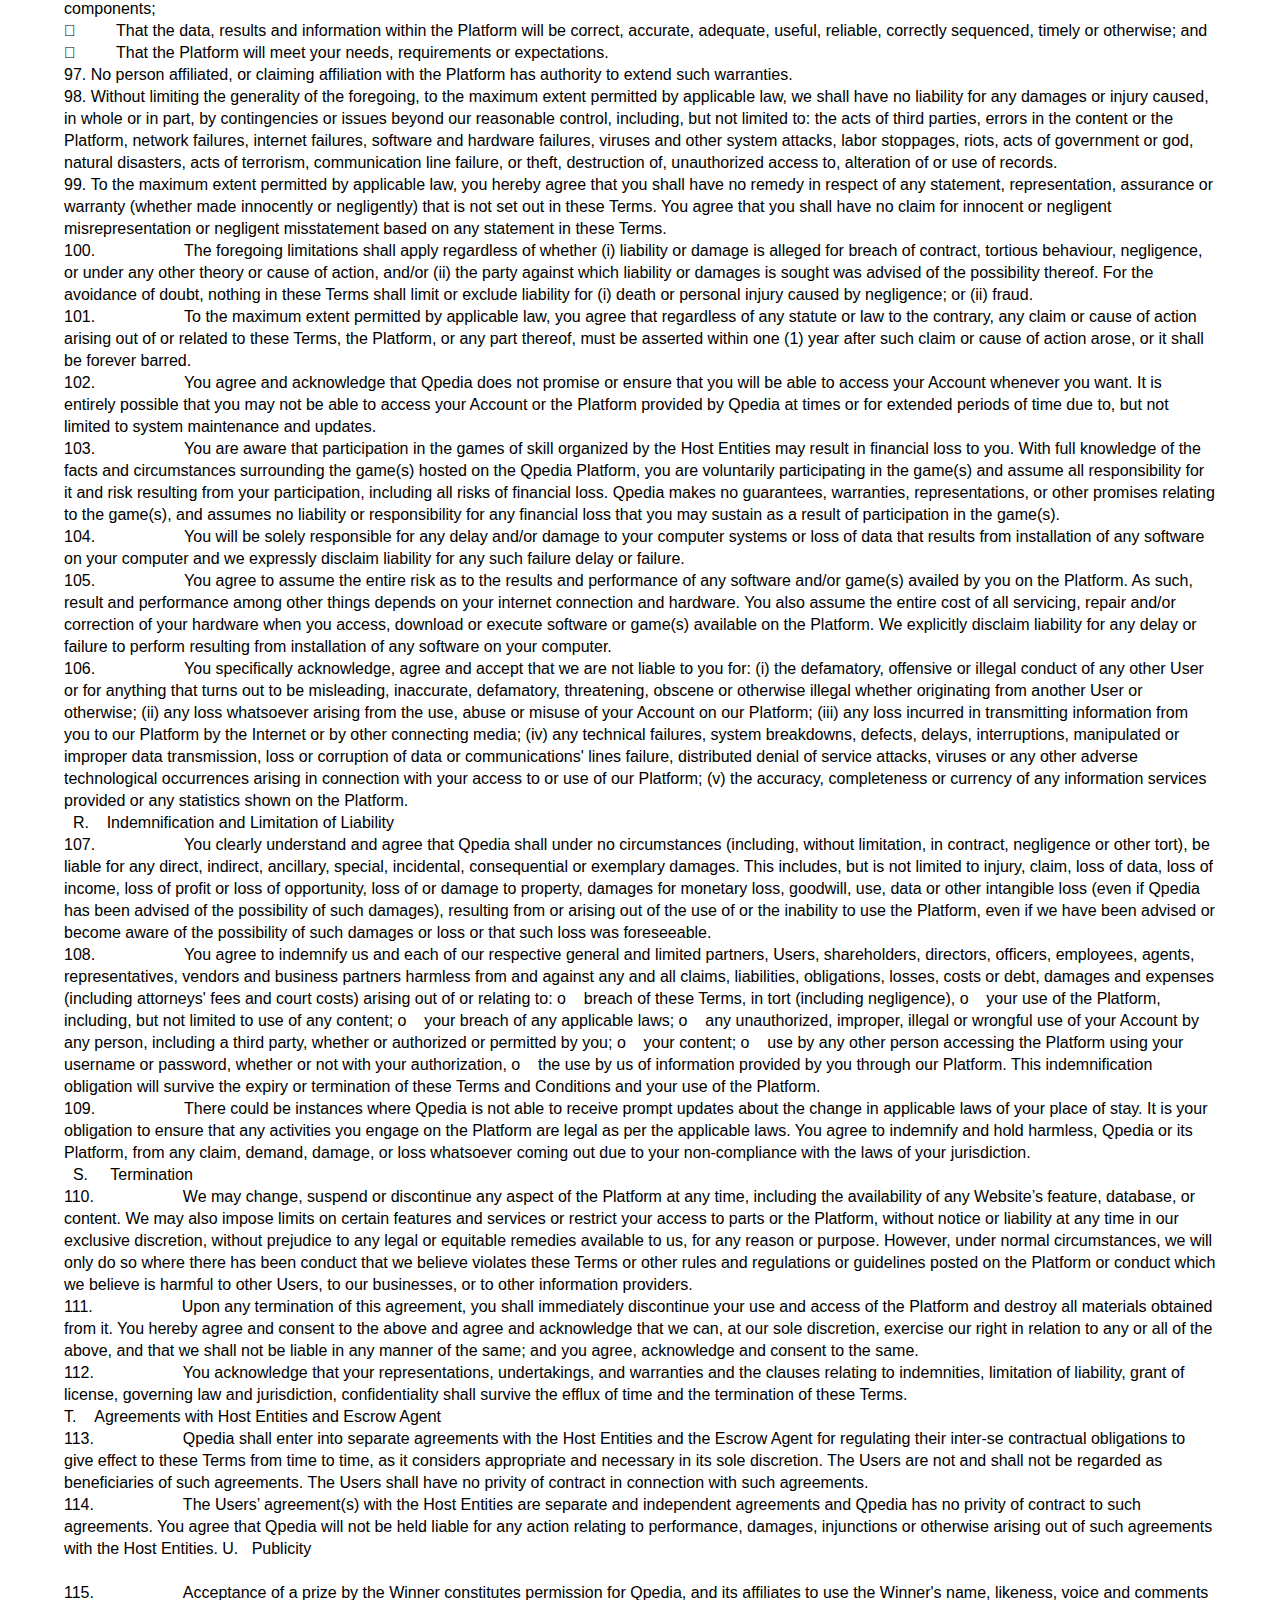
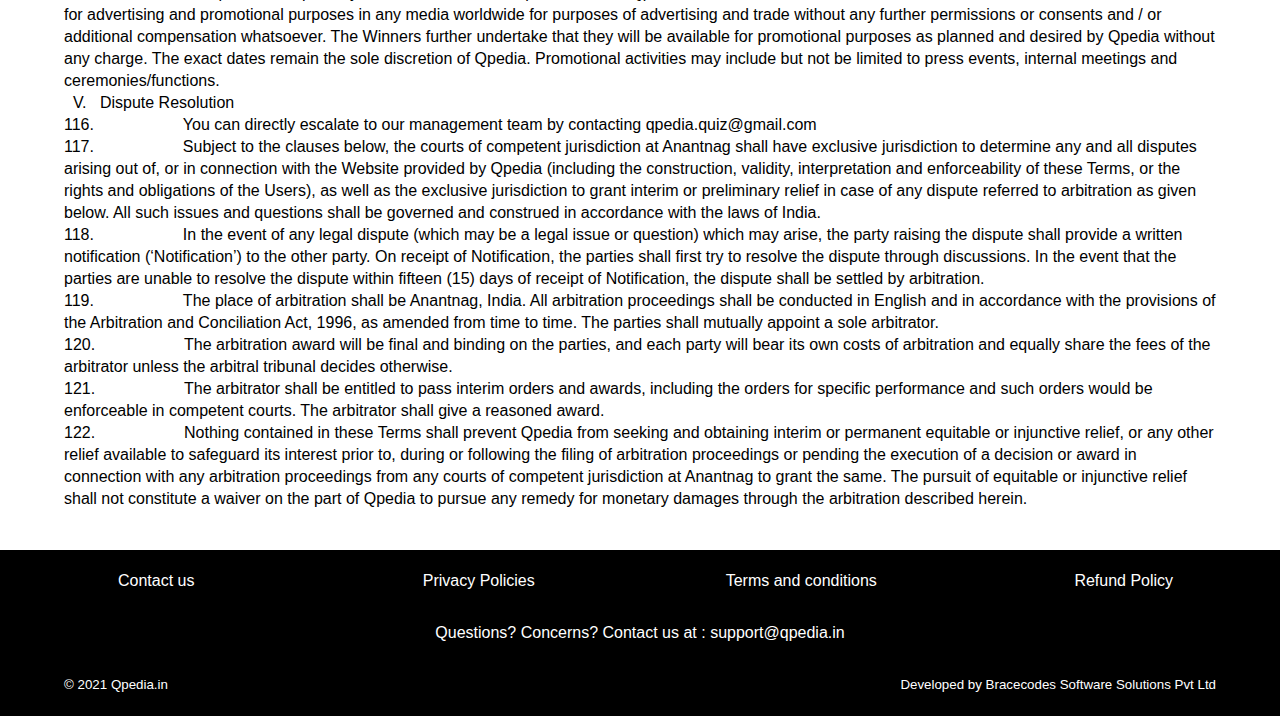
<file: Terms.html>
<!DOCTYPE html>
<html lang="en">
  <head>
    <meta charset="UTF-8" />
    <meta http-equiv="X-UA-Compatible" content="IE=edge" />
    <link rel="stylesheet" href="css/style.css" />
    <meta name="viewport" content="width=device-width, initial-scale=1.0" />
    <link
      rel="stylesheet"
      href="https://cdnjs.cloudflare.com/ajax/libs/font-awesome/4.7.0/css/font-awesome.min.css"
    />
    <title>Terms | Qpedia</title>
  </head>
  <body>
    <section>
      <div class="navbar-container">
        <div class="logo-container">
          <a href="./index.html"><img src="./img/qpedia2d.png" alt="" /></a>
        </div>
        <div class="links-conatiner">
          <div class="links-inner">
            <a href="./AboutUs.html">Download app</a>
            <a href="./AboutUs.html">About us</a>
            <a href="./ContactUs.html">Contact us</a>
          </div>
        </div>
      </div>
    </section>
    <div class="other-page-title">Terms and conditions</div>

    <div class="other-page-body content-wrapper">
      A. General
1.     These are the Qpedia Terms and Conditions of Use (‘Terms’) which
form a legal and binding agreement amongst Elahi Online
Services (referred to as the ‘Company’, ‘Qpedia’, ‘us’, ‘we’ or ‘our’) and
Users. Any person (‘User’) accessing www.Qpedia.net website
(‘Website’) and the Qpedia mobile application (‘App’) including any
sub-domains of the Website, or related top-level domains including
www.Qpedia.net, mobile sites, apps, APIs and widgets (hereinafter
collectively referred as ‘Qpedia Platform’), and any information, text,
graphics, video, sound, pictures, and any other materials appearing,
sent, uploaded, communicated, transmitted or otherwise made available
via the above mentioned Platform (jointly referred to as the ‘Content’)
for participating in various contests and games hosted on Qpedia
Platform (&#39;Qpedia Services&#39;) by such permitted persons/ entities listed
in Annexure A to these Terms (‘Host Entities’), shall be bound by
these Terms and Conditions, and all other rules, regulations and terms
of use referred to herein or provided by Qpedia in relation to any Qpedia
Services.</br>
2.     You acknowledge and agree that by using, browsing or otherwise
accessing the Qpedia Platform and Qpedia Services, you agree to be
bound by these Terms and our Privacy Policy (see here). You
acknowledge that we provide use and access to our Platform services
to you subject to these Terms. You agree and acknowledge that you
have completely read and understood these Terms and the Privacy
Policy, incorporated herein by reference, as amended from time to
time. You agree, covenant and undertake to be bound by the terms and
conditions of each of the Host Entities, in relation to the games and the
format of games hosted by them over the Qpedia Platform. Such terms
and conditions are available at Annexure A to these Terms against each
of the Host Entities. Such terms and conditions shall constitute a
separate and independent agreement between each User and the
relevant Host Entity. Qpedia is not a party to such agreement and shall
not be liable to any User for the obligations of the relevant Host Entity
under the same.</br>
3.     We reserve the right to change any of the Terms for using Qpedia
Platform or Qpedia Services at any time by publishing new Terms.
Qpedia may, at its sole discretion, also notify the User of any change or
modification in these Terms and Conditions, rules, regulations and
terms of use referred to herein or provided by Qpedia, by way of
sending an email to the User&#39;s registered email address or posting
notifications in the User accounts. The User may then exercise the

options provided in such an email or notification to indicate non-
acceptance of the modified Terms and Conditions, rules, regulations
and terms of use referred to herein or provided by Qpedia. If such
options are not exercised by the User within the time frame prescribed
in the email or notification, the User will be deemed to have accepted
the modified Terms and Conditions, rules, regulations and terms of use
referred to herein or provided by Qpedia.</br>
4.     Participation in any game or contest on the Qpedia Platform or viewing
of certain content may be subject to further terms and conditions as may
be notified by us from time to time on the Website or otherwise. You
should ensure that you have read and understood the rules and
regulations of the games, contest, tournament available through the
Qpedia Platform. You agree to be bound by and abide by the rules and
regulations of each of the games as may be published and periodically
changed by the relevant Host Entities.</br>
5.     Qpedia may, at its sole and absolute discretion:
         Move or remove any content that is available on Qpedia Platform;
         Establish general practices and limits concerning use of Qpedia
Platform;
         Assign its rights and liabilities to all User accounts hereunder to any
entity (post such assignment, intimation of such assignment shall be
sent to all Users to their registered Email Ids)</br>
6.     Your use of information on our Platform including results, fixture lists,
statistics, data and news posted on our Platform is at your own risk.
Other than as expressly set out in these Terms and to the extent
permitted by law, we make no warranty as to the accuracy or reliability
of the information contained on our Platform or in our publications
(including, but not limited to, any content or information generated on
our Platform by or on behalf of us, and any Third-Party Content on our
Platform). We and our related entities, directors, officers and agents
disclaim all liability and responsibility for any direct or indirect loss or
damage which may be suffered by any recipient through relying on
anything contained in or omitted from our Platform or publications.</br>
7.     You hereby expressly agree and acknowledge that Qpedia may share
information, data or content provided to it by you, to the Host Entities, to
the extent necessary to enable such User to play the games hosted on
the Qpedia Platform. Such information may be shared with the relevant
Host Entity, the games hosted by which are sought to be played by the

User, at the time at which the User agrees to play any game hosted by
such Host Entity.
 
B.    Description of Services Offered</br>
8.     Qpedia gives Users in compliance with these Terms a personal,
royalty-free, non-assignable, non-exclusive and revocable limited
license to use the platform that is provided as part of the Services. This
license is for the sole purpose of enabling the own personal private use
from Users to play game of skill as hosted on the Qpedia Platform, in
the manner specified by these Terms.</br>
7.     It is clarified that the Qpedia is only the platform service provider, over
which the various games are hosted by the Host Entities. Qpedia’s
obligation is solely limited to provide access of the Qpedia Platform to
the Users in accordance with these Terms. Qpedia is not responsible for
the games hosted by the Host Entities on the Qpedia Platform and is
not involved with the risk or reward that follow or that are incidental
upon playing the games hosted.</br>
8.     Subject to your compliance with these Terms, Qpedia grants you a
limited, non-exclusive, non-transferable, non-sub licenseable license to
access and view the Content solely in connection with your permitted
use of the Services and solely for your personal and non-commercial
purposes.</br>
9.     The Services may change or be modified from time to time without prior
notice or communication. Qpedia reserves the right to change, modify or
delete the Qpedia Platform or Qpedia services, information, and Terms
listed thereon at any time without prior notice.</br>
10. The Services may include advertisements, which may be targeted to
the Content or information on the Services, queries made through the
Services, or any other information. The types and extent of advertising
by Qpedia on the Services are subject to change.</br>
11. When access games are included in the Services, the specific rules,
scoring, controls and guidelines for each game can be found within the
game itself. It is the Host Entities’ obligation to ensure that such rules,
scoring, controls and guidelines etc. in relation to the games hosted by
it. The Users agree to comply with such rules, scoring, controls and
guidelines etc.</br>

12. Any charges related to Users for accessing the Services, including but
not limited to internet connection and/or mobile or data charges are
solely the responsibility of such Users.</br>
 
C.    User Registration</br>
13. In order to access the Qpedia App or fully utilize the Qpedia Platform
offered by Qpedia, a User is required to register on the Platform. You
are not authorized to access any of our Platform, until you have been
granted an Account (defined below).</br>
14. If you wish to become a registered User, you will need to create an
account (‘Account’) on our Platform. Each User is only permitted to
open one account. Qpedia reserves the right to terminate or suspend
any duplicate accounts.</br>
15. In order to apply for an Account, you must complete the form and
provide certain details, as provided below, in accordance with the
instructions on the Website:</br>
a.       Full Name</br>
b.       Mobile Number</br>
c.       E-mail address</br>
d.       Password</br>
e.       State of Residence</br>
f.        Gender</br>
g.       Date of birth</br>
16. You can also register or log in through your Google or personal e-mail
address. You may also be required to provide your mobile number for
verification purposes, and verify such mobile number using a one-time
passcode sent to your mobile number. Permission to open the account
shall be determined by Qpedia or its representatives, in their sole
discretion. We may refuse to grant an application for an Account made
by any person without giving a reason for such refusal. You agree and
acknowledge that decision of Qpedia in this regard shall be final.√
17. Persons who wish to register an Account must have a valid e-mail
address, mobile number, PAN card &amp; bank account.</br>
18. You must be over 18 years of age and a resident of India to access
and/or use our Platform and create an Account with us. We reserve the
right to request proof of age at any stage to verify that minors are not

using the Platform and we may exclude a person from accessing or
using the Platform, if proof of age is not provided or if Qpedia suspects
that a person doing so is under the age of 18 years. Parents and
guardians should monitor their children&#39;s / ward’s online activities and
consider using parental control tools available from online services that
help provide a child an amicable online environment. These tools can
also prevent children from disclosing any personal information without
parental permission.</br>
19. You agree to provide true, accurate, current and complete information
at the time of registration and at all other times. You agree to update
and keep updated all information provided for the purposes of
registration. You undertake that all information provided by you from
time to time is true, accurate, current and complete to your personal
knowledge.</br>
20. Upon grant of the Account by us, your Account will be created, and you
will be able to use our Platform and play the game(s) hosted by the Host
Entities. You agree and acknowledge that such Account can be
terminated by us by giving notice to you, for any reason deemed fit by
Qpedia.</br>
21. You represent and warrant to us that, throughout the course of your
usage of our Platform, you will not permit other persons to access or
use your Account. If you permit other persons to access or use your
Account, you do so at your own sole risk as to any consequences. You
further agree and accept that you shall not access or use the Platform
through the account of another User.</br>
22. If it comes to the knowledge of Qpedia that a User is operating multiple
accounts, in such case Qpedia reserves the right to restrict or ban such
User’s accounts, at its sole and absolute discretion and without any
notice. Any balance in such User’s accounts is liable to be forfeited by
Qpedia.</br>
23. You may also be required to verify any credit card / bank account you
use to deposit funds, and also any bank account you want to withdraw
to.</br>
24. By accepting these terms and conditions upon registration, you give
consent to Qpedia to disclose your personal information provided to us
to a third-party agency to assist in verifying your identity. The third-party
agency may prepare and provide Qpedia with such an assessment and
may use your personal information including the names, residential
addresses and dates of birth, financial information etc. for the purposes 
of preparing such an assessment. Please refer to our Privacy Policy in
this regard.</br>
25. You acknowledge that your participation in any Game(s) available on
the Platform is purely voluntary and at your sole discretion and risk.</br>
 
D.   Skill/Knowledge Based Quiz games played on the Qpedia Platform
do not qualify as Gambling and Lottery
The Qpedia Platform shall only host those games that can be regarded
as games of skills or games of knowledge. The Host Entities shall
strictly adhere to same.</br>
E.    Platform not offered in Assam, Odisha, Telangana, Nagaland,
Sikkim and Andhra Pradesh</br>
29. Qpedia may, in accordance with the laws prevailing in certain Indian
states, bar individuals residing in those states from participating in the
game(s) hosted by the Host Entities. Currently, individuals residing in
the Indian states of Assam, Odisha, Telangana, Nagaland, Sikkim and
Andhra Pradesh are not allowed to participate in the paid versions of the
game(s) as the laws of these states bar persons from participating in
games of skill where Users are required to pay to enter. Access to the
Qpedia Platform will therefore be restricted.</br>
30. You agree and acknowledge that we may monitor or use certain
technologies and monitoring of activities including logging of your IP
address to ascertain and verify your geographical location. As a final
check, we also use the bank details as address proof during KYC
approval.</br>
31. Qpedia does not allow the Users residing in the aforesaid Indian states
to create an account. Users agree and acknowledge that if a person
residing in such Indian state becomes a User by giving false
information, the liability shall be solely on the User and Qpedia reserves
the right to delete/remove such Account without any notice and such
User shall not have any right to redeem or demand the Account balance
of such Account.</br>
32. You agree and accept that Qpedia shall not be liable or responsible for
the breach of applicable state laws by any User. There may be
applicable penalties imposed on such User by the respective State
Governments or the Central Government of India as the case maybe.</br>

33. Users from all Indian states have to always ensure that they are
complying with the applicable state laws and we will attempt to post any
changes that we seem appropriate to better educate the Users. You
agree and acknowledge that our decision in this regard will be final and
binding, and no consideration, whatsoever, will be extended to the User.</br>
 
F.     Security</br>
34. Access to your Account and to add, to delete or modify any content on
your Account is password protected. You must memorize your
password or store your password in a safe and secure place. You agree
that you will not disclose your password to anyone or allow any other
person to access or use your Account. We are not responsible if your
Account is accessed or opened by other persons using your password.
You shall be held solely responsible and liable for all of your activities
on the Platform made from your Account.</br>
35. You understand that it is your obligation to protect the information you
have provided on the Platform including, but not limited, to usernames,
passwords, email addresses, contact details, bank account information
etc. You explicitly understand and agree that we will not incur any
liability for information provided by you to anyone which may result in
your Account on the Platform being exposed or misused by any other
person or any other harm or loss being suffered by you.
You should routinely check the ‘Account Balance’ section of your
Account to ensure that there has been no unauthorized use of your
Account. If you suspect any unauthorized activity you must change your
password immediately and contact helpdesk.qpedia@gmail.com
G.   User Conduct</br>
37. In accessing or using our Platform you agree that you will not:
         use any automated device, software, process or means to access,
retrieve, scrape, or index our Platform or any content thereon without
our express prior written consent;
         use any device, software, process or means to interfere or attempt to
interfere with the proper working of our Platform;
         undertake any action that will impose a burden or make excessive
traffic demands on our infrastructure that we deem, in our sole
discretion, to be unreasonable or disproportionate site usage;

         use or index any content or data on our Platform for purposes of
competing with us in any manner that we have not specifically
authorized; transmit spam, chain letters, Games, junk email, surveys, or
other mass messaging, whether commercial in nature or not;
         use our Platform or any content there from in any manner which is, in
our sole discretion, not reasonable and / or not for the purpose it is
made available;
         violate the rights of any person, including copyright, trade secret,
privacy right, or any other intellectual property or proprietary right;
         pose as any person or entity or attempt to solicit money, passwords or
personal information from any person;
         act in violation of any Term or condition of use our Platform;
         reproduce, republish, retransmit, modify, adapt, distribute, translate,
create derivative works or adaptations of, publicly display, sell, trade, or
in any way exploit our Platform or any content thereon, except as
expressly authorized by us; or
         transmit or attempt to transmit any computer viruses, worms, defects,
Trojan horses or other items of a destructive nature.
38. If you choose to submit any content by way of question on the Platform,
you hereby warrant that no contribution shall:
         be considered to be, unlawful, threatening, abusive, bigoted, hateful,
libellous, tortious, blasphemous, false or misleading, discriminatory,
defamatory, obscene, vulgar, offensive, excessively violent, invasive of
another’ privacy, publicity, contract or other rights, pornographic or
inclusive of nudity, pedophilic, profane, sexually explicit, indecent,
racially, ethnically objectionable, disparaging, relating or encouraging
money laundering, or otherwise unlawful in any manner whatsoever;
         constitute, advocate or encourage conduct that would constitute or
give rise to a criminal offense, civil liability or other violation of any local,
state, national or international law;
         constitutes or contains false or misleading indications of origin or
statements of fact;
         contains any information, software or other material of a commercial
nature;

         contains advertising, promotions or commercial solicitations of any
kind;
         harasses or harms another person;
         exploits or endangers a minor;
         impersonates or attempt to impersonate any person or entity;
         belongs to another person and to which you do not have any right to;
         threatens the unity, integrity, defense, security or sovereignty of the
territory, friendly relations with foreign states, or public order or causes
incitement to the commission of any cognizable offence or prevents
investigation of any offence or is insulting any other nation.</br>
39. As it concerns the content uploaded by you, without prejudice to your
obligation to otherwise comply with applicable laws during the course of
using the Platform, you agree to hereby comply with any and all
applicable laws, as well as any other rules and restrictions that may be
set forth herein or on the Platform or set forth by the relevant Host
Entities in relation to the games that you may choose to play.</br>
40. The Users admit that they may be exposed to content posted by other
Users which they may find offensive, obnoxious or indecent and that we
may not be able to prevent such content from being posted. Such
content should be brought to our notice. We shall act upon the
information as it deems acceptable. The decision taken by the
management of the Company in this regard shall be final and binding on
the User and you specifically agree that we shall not incur any liability
under any circumstance whatsoever regarding the same.</br>
41. We reserve the right to prevent unauthorized access to or use of our
Platform, including, but not limited to, instituting technological barriers,
or reporting your conduct to any person or entity.</br>
42. In the event, we have reasonable grounds to believe that your activities
include any of the acts specified above, we may initiate appropriate
legal action against you as well as notify the relevant regulatory or law
enforcement authorities where appropriate in addition to any other
available remedies under law or equity, apart from restricting or
suspending or terminating your use of the Platform.</br>
43. You shall not purchase, sell, assign, trade, rent, loan, lease, license,
grant a security interest in, or transfer your User account, any content,

currency, points, standings, rankings, ratings, or any other attributes
appearing in, originating from or associated with the Platform.</br>
44. Users agree to abide by these Terms and Conditions and all other
rules, regulations and terms of use of the Website. In the event User
does not abide by these Terms and Conditions and all other rules,
regulations and terms of use, Qpedia may, at its sole and absolute
discretion, take necessary remedial action, including but not limited to:
         restricting, suspending, or terminating any User&#39;s access to all or any
part of Qpedia Services;
         deactivating or deleting a User&#39;s account and all related information
and files on the account. Any amount remaining unused in the User&#39;s
Game account or Winnings Account on the date of deactivation or
deletion shall be transferred to the User&#39;s bank account on record with
Qpedia subject to a processing fee (if any) applicable on such transfers
as set out herein; or refraining from awarding any prize(s) to such User.</br>
45. Users agree to provide true, accurate, current and complete information
at the time of registration and at all other times (as required by Qpedia).
Users further agree to update and keep updated their registration
information.</br>
46. Users agree to ensure that they can receive all communication from
Qpedia by marking e-mails or sending SMSs from Qpedia as part of
their ‘safe senders’ list. Qpedia shall not be held liable if any e-mail/SMS
remains unread by a User as a result of such e-mail getting delivered to
the User&#39;s junk or spam folder.</br>
47. If a User chooses a username that, in Qpedia&#39;s considered opinion is
obscene, indecent, abusive or that might subject Qpedia to public
disparagement or scorn, Qpedia reserves the right, without prior notice
to the User, to change such username and intimate the User or delete
such username and posts from Qpedia, deny such User access to
Qpedia, or any combination of these options.
48. Unauthorized access to Qpedia is a breach of these Terms and
Conditions, and a violation of the law. Users agree not to access the
Qpedia Platform by any means other than through the interface that is
provided by Qpedia for use in accessing Qpedia. Users agree not to use
any automated means, including, without limitation, agents, robots,
scripts, or spiders, to access, monitor, or copy any part of our sites,
except those automated means that we have approved in advance and
in writing.</br>
49. Use of the Qpedia Platform is subject to existing laws and legal
processes. Nothing contained in these Terms and Conditions shall limit
Qpedia&#39;s right to comply with governmental, court, and law-enforcement
requests or requirements relating to User’s use of the Qpedia Platform.</br>
50. Qpedia may not be held responsible for any content contributed by
Users on the Qpedia Platform.</br>
 
H.   Payment Terms</br>
51. In respect of any transactions entered into on the Qpedia platform for
playing game and contest(s), Users agree to be bound by the following
payment terms:</br>
         For participating in any game, User will pay Contribution which will be
inclusive of the following:
i.            Pre-designated platform fee (for each kind of game hosted by
the Host Entities, as described for access to the Qpedia Platform.
Such platform fee is inclusive of applicable GST; and

ii.            Pre-determined contribution towards the prize money pool of
such game/contest as stipulated by the Host Entities, which will
be passed on to the winner(s) of the game/contest after the
completion of the game/contest as per the terms and conditions
thereto.</br>

52. Qpedia reserves the right to deny its platform services to any User at its
sole and absolute discretion. Such denial would automatically disqualify
a User from playing any games hosted by the Host Entities on the
Qpedia Platform.</br>
53.  Users by participating in any games hosted by the Host Entities on the
Qpedia Platform hereby authorize Qpedia to appoint a third party/
trustee/escrow agent to manage Users funds on behalf of the Users
behalf, as their agent.</br>
54. Qpedia at its own discretion can also contribute to such prize money
pool from its own resources. Unless specifically identified in these
terms, it is clarified that Qpedia has no right or interest in this Prize
Money Pool, and only acts as an intermediary engaged in collecting and

distributing the Prize Money Pool in accordance with the Game terms
and conditions.</br>
55. In respect of any transactions entered into on the Qpedia Platform,
including making a payment to participate in the games hosted by the
Host Entities, the Users agree to be bound by the following payment
terms:</br>
         Subject to these Terms and Conditions, all amounts collected from the
User are held in separate non-interest earning bank account with an
Escrow Agent. The said accounts are operated by a third party
appointed by Qpedia in accordance with Clause 10 of these Terms and
Conditions. From these bank accounts, the payouts can be made to (a)
Users (towards their withdrawals of Winnings or Play Money); (b)
Qpedia (towards its Platform Fees); to (c) Host Entities (towards their
profits in relation to the games on the actionable claims sold); and to (d)
to the Government (towards TDS on amounts won). The Escrow Agent
shall receive and hold the amounts of the Users in trust as a trustee of
and for the benefit and use of the Users.</br>
         Qpedia receives only its share of the Platform Fees through the said
Escrow Agent and has no control over the User funds held by the
Escrow Agent in the dedicated non-interest earning escrow account.</br>
         Qpedia reserves the right to charge a Platform Fee, which would be
specified and notified by it, prior to a User&#39;s joining of a game. The
Platform Fee (inclusive of applicable tax thereon) will be debited from
the User’s account balance and Qpedia shall issue an invoice for such
debit to the User.</br>
         The User may participate in a gamer wherein the User has to
contribute a pre-specified contribution towards the Prize Money Pool of
such game, which will be passed on to the Winner(s) of the game after
the completion of the game as per the terms and conditions of such
game. The amount to be paid-in by the User towards the Prize Money
Pool would also be debited from the User’s account balance maintained
with the Escrow Agent.</br>
         Any User availing Qpedia services are provided with following
categories of accounts for the processing and reconciliation of
payments:</br>
(i) Deposit Money – comprises of money contributed by the User
through payment gateway towards Prize Money Pool, after
disbursement of platform fee to Qpedia</br>

(ii) Winnings – comprises of the money won by the Users by winning
the game/contest(s)</br>
(iii) Referral – Comprises of cash credited by Qpedia, which gets
credited only when user brings new participants to Qpedia platform.
Some percent of this cash can be used as Entry Fee and not fully
and this amou t cannot be withdrawn.</br>
         Each time a User participates in any Game on Qpedia platform, the
Contribution shall be debited in the User’s account. The Contribution for
each User shall be first debited from the deposit wallets</br>
         In case there is any amount remaining to be paid by the User in relation
to such User’s participation in any Game(s), the User will be taken to
the designated payment gateway to give effect to such payment which
shall also be credited to the account maintained by the Escrow Agent. In
case any amount added by the User through such payment gateway
exceeds the remaining amount of the Contribution, the amount in
excess shall be transferred to the deposit wallet and will be available for
use in participation in Game(s)</br>
         Debits from the Deposit wallet for the purpose of enabling a User’s
participation in a game shall be made in order of the date of credit of
amounts in the deposit wallet, and accordingly, amounts credited into
deposit wallet earlier in time shall be debited first.</br>
         In order to request a withdrawal of any amount standing in the winning
wallet, the User must first complete Qpedia’s identity verification, and
bank account verification, which will also require submission of User’s
PAN card and bank account details. Such withdrawal of any amount
standing in the winning wallet may be made by way of a request to
Qpedia giving complete details . Qpedia shall cause an online transfer
to the User&#39;s bank account on record with Qpedia by instructing the
Escrow Agent on behalf of the User (to which the User expressly
consents), within a commercially reasonable period of time. Such
transfer will reflect as a debit to the User&#39;s Winning wallet. Qpedia may,
in certain exceptional circumstances and at its sole and absolute
discretion, refund the amount to the User after deducting applicable
cancellation charges and taxes including GST.</br>
         Further, withdrawal of any amount standing to the User&#39;s credit in the
Winnings may be made by way of a request to the Escrow Agent
through Qpedia, but shall in any event occur automatically upon
completion of 180 days from the date of credit of such amount in the
User&#39;s Winnings. In either case, Qpedia shall cause an online transfer to
the User&#39;s bank account on record with Qpedia by instructing the
Escrow Agent on behalf of the User (to which the User expressly
consents), within a commercially reasonable period of time. Such
transfer will reflect as a debit to the User&#39;s Winnings. Qpedia shall not
charge any processing fee for causing the online transfer of such
amount from the Winnings to the User&#39;s bank account on record with
Qpedia.</br>
         Winners shall be contacted by Qpedia or the Host Entities conducting
the games / contest to the registered e-mail address of the Users. Users
need to complete the verification process in order to raise the
withdrawal request. As a general practice, winners will be required to
verify their e-mail address &amp; phone number along with following
documents: </br>
(a) Self attested Photocopy of the Member’s PAN card; </br>
(b) Member’s bank account details and proof of the same.</br>
         The list of Winners shall be posted on a “leaderboard” tab on the
Qpedia. The winners will also be intimated by e-mail.</br>
 
         In the event that a User has been declared a Winner on the above
mentioned web-page but has not received any communication from
Qpedia, such User may contact Qpedia within the time specified on the
webpage.</br>
         Qpedia shall not instruct the Escrow Agent to provide for withdraw of a
User’s prize(s)/accumulated winnings unless the above-mentioned
documents have been received and verified within the time- period
stipulated by Qpedia. Only to those winners who successfully complete
the verification process and provide the required documents within the
time limit specified by Qpedia shall the Escrow Agent provide for (at the
instructions of Qpedia on behalf of the User, to which the User
expressly consents) withdraw/receive their accumulated winnings/play
money (or any part thereof).</br>
         Users are requested to note that they will be required to provide valid
photo identification and address proof documents for proof of identity
and address in order for Qpedia to process the withdrawal request. The
name mentioned on the User&#39;s photo identification document should
correspond with the name provided by the User at the time of
registration on Qpedia, as well as the name and address existing in the
records of the User&#39;s bank account as provided to Qpedia. In the event
that no bank account has been registered by the User against such
User&#39;s account with Qpedia.</br>

Referral Money and Deposit Money cannot be withdrawn.
         Qpedia shall scrutinize all documents submitted and may, at its sole
and absolute discretion, disqualify any winner from withdrawing his
accumulated winnings (or any part thereof) on the following grounds: </br>
(a) Determination by Qpedia that any document or information
submitted by the Member is incorrect, misleading, false, fabricated,
incomplete or illegible; or </br>
(b) Member does not fulfil the Eligibility Criteria; or</br>

(c) Any other ground.</br>
         Qpedia shall not permit a Winner to withdraw his/her
prize(s)/accumulated winnings unless the above-mentioned documents
have been received and verified within the time-period stipulated by
Qpedia, as described herein.</br>
         The User represents and warrants that the documents provided in the
course of the verification process are true copies of the original
documents to which they relate.</br>
         Users are required to provide proper and complete details at the time
of registration. Qpedia shall not be responsible for communications
errors, commissions or omissions including those of the Users due to
which the results may not be communicated to the Winner.</br>
54. Where any of the fixtures within a game are cancelled or abandoned
without an official result, all game entries are considered void and the
Contribution shall be duly refunded to User. There are no prize/winnings
pay-outs and platform fee charges for these voided Games.</br>
55. If, in a transaction performed by you on the Platform, money has been
charged to your card or bank account and respective amount is not
added in your Qpedia Account within 24 hours of the completion of the
transaction, then you shall inform us by sending an e-mail to
helpdesk.qpedia@gmail.com in from your registered e-mail address.
Please include the following details in the e-mail – your mobile number,
transaction value, transaction date and transaction ID. Qpedia will
investigate the incident and, if it is found that money was indeed
charged to your card or bank account without delivery of the balance in
your Qpedia Account, then you will be refunded the money within 7
business days from the date of receipt of your e-mail. All refunds will be
credited to your Qpedia Account.</br>
56. The Host Entities may withdraw and / or cancel any contest(s) to be
conducted or already conducted, without prior notice to any Users or
winners of any games / contest(s). In such an event, Qpedia shall cause
a refund of the amount of Contribution money contributed by each
participant to be effected by instructing the Escrow Agent on behalf of
the User (to which the User expressly consents).
Users
Taxes Payable</br>
68. All prizes shall be subject to deduction of tax (‘TDS’) as per the Income
Tax Act 1961. As of April 1, 2018, the TDS rate prescribed by the
Government of India with respect to any prize money amount that is in
excess of Rs. 10,000/- is 31.2% of the total prize money amount. In
case of any revisions by the Government of India to the aforementioned
rate in the future, TDS will be deducted by Qpedia in accordance with
the then current prescribed TDS rate. Winners will be provided TDS
certificates in respect of such tax deductions. The Winners shall be
responsible for payment of any other applicable tax, including but not
limited to, income tax, gift tax, etc. in respect of the prize money.
Miscellaneous</br>
69. The decision of the Host Entities with respect to the awarding of prizes
shall be final, binding and non-contestable.</br>
70. Users playing the paid formats of the game(s) confirm that they are not
residents of any of the following Indian states - Assam, Odisha, Sikkim,
Nagaland, Telangana or Andhra Pradesh. If it is found that a User
playing the paid formats of the game(s) is a resident of any of the
abovementioned states, Qpedia shall disqualify such User and forfeit
any prize won by such User. Further Qpedia may, at its sole and
absolute discretion, suspend or terminate such User&#39;s account with
Qpedia. Any amount remaining unused in the User&#39;s Game Account or
Winnings Account on the date of deactivation or deletion shall be
reimbursed to the User by an online transfer to the User&#39;s bank account
on record with Qpedia, subject to the processing fee (if any) applicable
on such transfers as set out herein.</br>
71. If it is found that a User playing the paid formats of the game(s) is under
the age of eighteen (18), Qpedia shall be entitled, at its sole and
absolute discretion, to disqualify such User and forfeit his/her prize.
Further, Qpedia may, at its sole and absolute discretion, suspend or
terminate such User&#39;s account.</br>
72. To the extent permitted by law, Qpedia makes no representations or
warranties as to the quality, suitability or merchantability of any prizes
and shall not be liable in respect of the same.</br>

73. The Host Entities may, at their sole and absolute discretion, vary or
modify the prizes being offered to winners, and Qpedia has no control
over the same. Users shall not raise any claim against Qpedia or the
Host Entities or question their right to modify such prizes being offered,
prior and after the closure of the games.</br>
74. The Winners shall bear all transaction charges levied for delivery of
cash prizes.</br>
75. All prizes are non-transferable.</br>
 
I.       Prevention of Collusion and Fraud</br>
76. We are committed to promoting fair play on our Platform.</br>
77. Our compliance team will track game play of all Users and strict action
will be taken against any User(s) caught colluding. By agreeing to these
Terms, you agree not to indulge in any unfair game practice that may
provide undue advantage to you or any other User.</br>
78. We reserve the right to withhold any necessary action, as it deems fit,
against Users found indulging in unfair means. The action could include,
inter alia, monetary penalties, temporary account suspension,
redemption blocking and/or permanent account deactivation.</br>
79. Depositing and withdrawing without playing any or a reasonable
amount of game(s) is a violation of our fair play deposit and withdrawal
policy. Consecutive deposits and withdrawals are considered as money
laundering actions, which is not permitted on the Platform. Any User
found committing such an action is in violation of our fair play deposit
and withdrawal policy and further to investigation is subject to a penalty
fee.</br>
80. Any User deemed to be a fraud User for any reason, for example, found
depositing or withdrawing from/to a fraudulent account, is subject to
legal action from the Company’s management including but not limited
to the confiscation of the User&#39;s Account Balance and locking of the
User&#39;s Account.
J.      Intellectual Property</br>
81. Qpedia includes a combination of content created by Qpedia, its
partners, affiliates, licensors, associates and/or Users. The intellectual
property rights (‘Intellectual Property Rights’) in all software underlying

Qpedia and the Qpedia Platform and material published on Qpedia,
including (but not limited to), software, advertisements, written content,
photographs, graphics, images, illustrations, marks, logos, audio or
video clippings and Flash animation, is owned by Qpedia, its affiliates,
partners, licensors and/or associates. Users may not modify, publish,
transmit, participate in the transfer or sale of, reproduce, create
derivative works of, distribute, publicly perform, publicly display, or in
any way exploit any of the materials or content on Qpedia either in
whole or in part without express written license from Qpedia.</br>
82. Users may request permission to use any Qpedia content by writing in
to Qpedia Helpdesk.</br>
83. Users are solely responsible for all materials (whether publicly posted
or privately transmitted) that they upload, post, e-mail, transmit, or
otherwise make available on Qpedia (‘Users&#39; Content’). Each User
represents and warrants that he/she owns all Intellectual Property
Rights in the User&#39;s Content and that no part of the User&#39;s Content
infringes any third-party rights. Users further confirm and undertake to
not display or use of the names, logos, marks, labels, trademarks,
copyrights or intellectual and proprietary rights of any third party on
Qpedia. Users agree to indemnify and hold harmless Qpedia, its
directors, employees, affiliates and assigns against all costs, damages,
loss and harm including towards litigation costs and counsel fees, in
respect of any third party claims that may be initiated including for
infringement of Intellectual Property Rights arising out of such display or
use of the names, logos, marks, labels, trademarks, copyrights or
intellectual and proprietary rights on Qpedia, by such User or through
the User&#39;s commissions or omissions.</br>
84. Users hereby grant to Qpedia and its affiliates, partners, licensors and
associates a worldwide, irrevocable, royalty-free, non-exclusive, sub-
licensable license to use, reproduce, create derivative works of,
distribute, publicly perform, publicly display, transfer, transmit, and/or
publish Users&#39; Content for any of the following purposes:
o    displaying Users&#39; Content on Qpedia
o    distributing Users&#39; Content, either electronically or via other media,
to other Users seeking to download or otherwise acquire it, and/or
o    storing Users&#39; Content in a remote database accessible by end
Users, for a charge
o    This license shall apply to the distribution and the storage of Users&#39;
Content in any form, medium, or technology</br>

85. All names, logos, marks, labels, trademarks, copyrights or intellectual
and proprietary rights on Qpedia(s) belonging to any person (including
User), entity or third party are recognized as proprietary to the
respective owners and any claims, controversy or issues against these
names, logos, marks, labels, trademarks, copyrights or intellectual and
proprietary rights must be directly addressed to the respective parties
under notice to Qpedia.</br>
 
K.   Third Party Sites, Services and Products</br>
86. Qpedia may contain links to other Internet sites owned and operated by
third parties. Users&#39; use of each of those sites is subject to the
conditions, if any, posted by the sites. Qpedia does not exercise control
over any Internet sites apart from Qpedia and cannot be held
responsible for any content residing in any third-party Internet site.
Qpedia&#39;s inclusion of third-party content or links to third-party Internet
sites is not an endorsement by Qpedia of such third-party Internet site.</br>
87. Users&#39; correspondence, transactions/offers or related activities with
third parties, including payment providers and verification service
providers, are solely between the User and that third party. Users&#39;
correspondence, transactions and usage of the services/offers of such
third party shall be subject to the terms and conditions, policies and
other service terms adopted/implemented by such third party, and the
User shall be solely responsible for reviewing the same prior to
transacting or availing of the services/offers of such third party. User
agrees that Qpedia will not be responsible or liable for any loss or
damage of any sort incurred as a result of any such transactions/offers
with third parties. Any questions, complaints, or claims related to any
third-party product or service should be directed to the appropriate
vendor.</br>
88. Qpedia contains content that is created by Qpedia as well as content
provided by third parties. Qpedia does not guarantee the accuracy,
integrity, quality of the content provided by third parties and such
content may not relied upon by the Users in utilizing the Qpedia
Services provided on Qpedia including while participating in any of the
Games hosted on Qpedia.</br>
 
 
L.    Privacy</br>

89. You agree to comply with our Privacy Policy, guidelines and statements
as may be applicable from time to time, which are incorporated into
these Terms.
 
M.  Disconnection and Technical Issues</br>
90. You understand and acknowledge that once a game has commenced,
not being able to play due to slow internet connections, faulty hardware,
internet connection failure, low computer configuration or for any other
reason does not require us to a refund of the participation amount you
may have paid for participation.
91. In case of any technical failures, server crashes, breakdowns, software
defects, disruption or malfunction of service at our end, as a policy, we
will cancel the game(s) and refund the participation amounts after
proper verification and no service fee will be charged for such games
and you accept that we are not responsible to you in all such cases. For
any game, we have the right to cancel and refund the participation
amount. In no case, other than a server crash, are we accountable for
any of the User’s disconnections from server. We are also not liable for
any prospective winnings from any incomplete game.
92. We do not hold any liability to any disconnection, lag, freeze or
interference in network on the User’s computer or any other external
networks.</br>
 
P.     Disclaimers</br>
93. By registering, you are considered to have accepted and understood all
the Terms herein and the relevant Host Entities’ Terms and Conditions.
We recommend that you keep a copy of all transactions, gaming rules,
cancellation and payment policies. Our failure or delay to act or exercise
any right or remedy with respect to a breach of any of these Terms by
you does not amount to surrendering our rights to act with respect to
any prior, concurrent, subsequent or similar breaches.
94. If any judicial or quasi-judicial body in India declares any of the
provisions of these Terms to be unlawful, invalid, void or unenforceable
for any reason, the validity and enforceability of the remaining
provisions will not be affected. Any such inappropriate term or condition
will be replaced with another term or condition that is valid and
enforceable and is in most nearly with effect to the original invalid term.

 
N.   Warranty</br>
95. Qpedia disclaims any and all warranties, expressed or implied, in
connection with the underlying software of the Platform, the Website
and the Game(s), all of which are provided to the User ‘as is’. Your
access and use of the Platform is at your sole risk. Qpedia explicitly
disclaims all warranties or conditions of any kind, express, implied or
statutory, including without limitation the implied warranties of title, non-
infringement, merchantability, completeness, availability, security,
compatibility and fitness for a particular purpose.</br>
96. Without limiting the foregoing, Qpedia does not represent or warrant:
         The quality, fitness for purpose, completeness, merchantability, non-
infringement or accuracy of the software, the Platform and the game(s);</br>
         The suitability of the information contained in the documents or other
information published on the Platform;</br>
         Continuous, error-free, secure or virus-free operation of the Platform or
its content including software, game(s), your Account or continued</br>
operation or availability of any facility on the Platform;</br>
         That the defects in the Platform will be corrected;
         That the Platform or the servers that operate the Website are free of
viruses or other harmful components;</br>
         That the data, results and information within the Platform will be
correct, accurate, adequate, useful, reliable, correctly sequenced, timely
or otherwise; and
         That the Platform will meet your needs, requirements or expectations.</br>
97. No person affiliated, or claiming affiliation with the Platform has
authority to extend such warranties.</br>
98. Without limiting the generality of the foregoing, to the maximum extent
permitted by applicable law, we shall have no liability for any damages
or injury caused, in whole or in part, by contingencies or issues beyond
our reasonable control, including, but not limited to: the acts of third
parties, errors in the content or the Platform, network failures, internet
failures, software and hardware failures, viruses and other system
attacks, labor stoppages, riots, acts of government or god, natural

disasters, acts of terrorism, communication line failure, or theft,
destruction of, unauthorized access to, alteration of or use of records.</br>
99. To the maximum extent permitted by applicable law, you hereby agree
that you shall have no remedy in respect of any statement,
representation, assurance or warranty (whether made innocently or
negligently) that is not set out in these Terms. You agree that you shall
have no claim for innocent or negligent misrepresentation or negligent
misstatement based on any statement in these Terms.</br>
100.                    The foregoing limitations shall apply regardless of whether (i)
liability or damage is alleged for breach of contract, tortious behaviour,
negligence, or under any other theory or cause of action, and/or (ii) the
party against which liability or damages is sought was advised of the
possibility thereof. For the avoidance of doubt, nothing in these Terms
shall limit or exclude liability for (i) death or personal injury caused by
negligence; or (ii) fraud.</br>
101.                    To the maximum extent permitted by applicable law, you agree
that regardless of any statute or law to the contrary, any claim or cause
of action arising out of or related to these Terms, the Platform, or any
part thereof, must be asserted within one (1) year after such claim or
cause of action arose, or it shall be forever barred.</br>
102.                    You agree and acknowledge that Qpedia does not promise or
ensure that you will be able to access your Account whenever you want.
It is entirely possible that you may not be able to access your Account
or the Platform provided by Qpedia at times or for extended periods of
time due to, but not limited to system maintenance and updates.</br>
103.                    You are aware that participation in the games of skill organized
by the Host Entities may result in financial loss to you. With full
knowledge of the facts and circumstances surrounding the game(s)
hosted on the Qpedia Platform, you are voluntarily participating in the
game(s) and assume all responsibility for it and risk resulting from your
participation, including all risks of financial loss. Qpedia makes no
guarantees, warranties, representations, or other promises relating to
the game(s), and assumes no liability or responsibility for any financial
loss that you may sustain as a result of participation in the game(s).</br>
104.                    You will be solely responsible for any delay and/or damage to
your computer systems or loss of data that results from installation of
any software on your computer and we expressly disclaim liability for
any such failure delay or failure.</br>

105.                    You agree to assume the entire risk as to the results and
performance of any software and/or game(s) availed by you on the
Platform. As such, result and performance among other things depends
on your internet connection and hardware. You also assume the entire
cost of all servicing, repair and/or correction of your hardware when you
access, download or execute software or game(s) available on the
Platform. We explicitly disclaim liability for any delay or failure to
perform resulting from installation of any software on your computer.</br>
106.                    You specifically acknowledge, agree and accept that we are not
liable to you for: (i) the defamatory, offensive or illegal conduct of any
other User or for anything that turns out to be misleading, inaccurate,
defamatory, threatening, obscene or otherwise illegal whether
originating from another User or otherwise; (ii) any loss whatsoever
arising from the use, abuse or misuse of your Account on our Platform;
(iii) any loss incurred in transmitting information from you to our Platform
by the Internet or by other connecting media; (iv) any technical failures,
system breakdowns, defects, delays, interruptions, manipulated or
improper data transmission, loss or corruption of data or
communications&#39; lines failure, distributed denial of service attacks,
viruses or any other adverse technological occurrences arising in
connection with your access to or use of our Platform; (v) the accuracy,
completeness or currency of any information services provided or any
statistics shown on the Platform.</br>
 
R.    Indemnification and Limitation of Liability</br>
107.                    You clearly understand and agree that Qpedia shall under no
circumstances (including, without limitation, in contract, negligence or
other tort), be liable for any direct, indirect, ancillary, special, incidental,
consequential or exemplary damages. This includes, but is not limited to
injury, claim, loss of data, loss of income, loss of profit or loss of
opportunity, loss of or damage to property, damages for monetary loss,
goodwill, use, data or other intangible loss (even if Qpedia has been
advised of the possibility of such damages), resulting from or arising out
of the use of or the inability to use the Platform, even if we have been
advised or become aware of the possibility of such damages or loss or
that such loss was foreseeable.</br>
108.                    You agree to indemnify us and each of our respective general
and limited partners, Users, shareholders, directors, officers,
employees, agents, representatives, vendors and business partners
harmless from and against any and all claims, liabilities, obligations,

losses, costs or debt, damages and expenses (including attorneys&#39; fees
and court costs) arising out of or relating to:
o    breach of these Terms, in tort (including negligence),
o    your use of the Platform, including, but not limited to use of any
content;
o    your breach of any applicable laws;
o    any unauthorized, improper, illegal or wrongful use of your Account
by any person, including a third party, whether or authorized or
permitted by you;
o    your content;
o    use by any other person accessing the Platform using your
username or password, whether or not with your authorization,
o    the use by us of information provided by you through our Platform.
This indemnification obligation will survive the expiry or
termination of these Terms and Conditions and your use of the
Platform.</br>

109.                    There could be instances where Qpedia is not able to receive
prompt updates about the change in applicable laws of your place of
stay. It is your obligation to ensure that any activities you engage on the
Platform are legal as per the applicable laws. You agree to indemnify
and hold harmless, Qpedia or its Platform, from any claim, demand,
damage, or loss whatsoever coming out due to your non-compliance
with the laws of your jurisdiction.</br>
 
S.     Termination</br>
110.                    We may change, suspend or discontinue any aspect of the
Platform at any time, including the availability of any Website’s feature,
database, or content. We may also impose limits on certain features
and services or restrict your access to parts or the Platform, without
notice or liability at any time in our exclusive discretion, without
prejudice to any legal or equitable remedies available to us, for any
reason or purpose. However, under normal circumstances, we will only
do so where there has been conduct that we believe violates these
Terms or other rules and regulations or guidelines posted on the

Platform or conduct which we believe is harmful to other Users, to our
businesses, or to other information providers.</br>
111.                    Upon any termination of this agreement, you shall immediately
discontinue your use and access of the Platform and destroy all
materials obtained from it. You hereby agree and consent to the above
and agree and acknowledge that we can, at our sole discretion,
exercise our right in relation to any or all of the above, and that we shall
not be liable in any manner of the same; and you agree, acknowledge
and consent to the same.</br>
112.                    You acknowledge that your representations, undertakings, and
warranties and the clauses relating to indemnities, limitation of liability,
grant of license, governing law and jurisdiction, confidentiality shall
survive the efflux of time and the termination of these Terms.</br>
T.    Agreements with Host Entities and Escrow Agent</br>
113.                    Qpedia shall enter into separate agreements with the Host
Entities and the Escrow Agent for regulating their inter-se contractual
obligations to give effect to these Terms from time to time, as it
considers appropriate and necessary in its sole discretion. The Users
are not and shall not be regarded as beneficiaries of such agreements.
The Users shall have no privity of contract in connection with such
agreements.</br>
114.                    The Users’ agreement(s) with the Host Entities are separate
and independent agreements and Qpedia has no privity of contract to
such agreements. You agree that Qpedia will not be held liable for any
action relating to performance, damages, injunctions or otherwise
arising out of such agreements with the Host Entities.
U.   Publicity</br></br>
115.                    Acceptance of a prize by the Winner constitutes permission for
Qpedia, and its affiliates to use the Winner&#39;s name, likeness, voice and
comments for advertising and promotional purposes in any media
worldwide for purposes of advertising and trade without any further
permissions or consents and / or additional compensation whatsoever.
The Winners further undertake that they will be available for promotional
purposes as planned and desired by Qpedia without any charge. The
exact dates remain the sole discretion of Qpedia. Promotional activities
may include but not be limited to press events, internal meetings and
ceremonies/functions.</br>
 

V.   Dispute Resolution</br>
116.                    You can directly escalate to our management team by
contacting qpedia.quiz@gmail.com</br>
117.                    Subject to the clauses below, the courts of competent
jurisdiction at Anantnag shall have exclusive jurisdiction to determine
any and all disputes arising out of, or in connection with the Website
provided by Qpedia (including the construction, validity, interpretation
and enforceability of these Terms, or the rights and obligations of the
Users), as well as the exclusive jurisdiction to grant interim or
preliminary relief in case of any dispute referred to arbitration as given
below. All such issues and questions shall be governed and construed
in accordance with the laws of India.</br>
118.                    In the event of any legal dispute (which may be a legal issue or
question) which may arise, the party raising the dispute shall provide a
written notification (‘Notification’) to the other party. On receipt of
Notification, the parties shall first try to resolve the dispute through
discussions. In the event that the parties are unable to resolve the
dispute within fifteen (15) days of receipt of Notification, the dispute
shall be settled by arbitration.</br>
119.                    The place of arbitration shall be Anantnag, India. All arbitration
proceedings shall be conducted in English and in accordance with the
provisions of the Arbitration and Conciliation Act, 1996, as amended
from time to time. The parties shall mutually appoint a sole arbitrator.</br>
120.                    The arbitration award will be final and binding on the parties,
and each party will bear its own costs of arbitration and equally share
the fees of the arbitrator unless the arbitral tribunal decides otherwise.</br>
121.                    The arbitrator shall be entitled to pass interim orders and
awards, including the orders for specific performance and such orders
would be enforceable in competent courts. The arbitrator shall give a
reasoned award.</br>
122.                    Nothing contained in these Terms shall prevent Qpedia from
seeking and obtaining interim or permanent equitable or injunctive relief,
or any other relief available to safeguard its interest prior to, during or
following the filing of arbitration proceedings or pending the execution of
a decision or award in connection with any arbitration proceedings from
any courts of competent jurisdiction at Anantnag to grant the same. The
pursuit of equitable or injunctive relief shall not constitute a waiver on
the part of Qpedia to pursue any remedy for monetary damages through
the arbitration described herein.
    </div>

    <!-- footer starts  -->
    <footer class="footer-section">
      <div class="footer-container">
        <div class="section1">
          <a href="./ContactUs.html">Contact us</a>
        </div>
        <div class="section1">
          <a href="./PrivacyPolicy.html">Privacy Policies</a>
        </div>
        <div class="section2">
          <a href="./Terms.html">Terms and conditions</a>
        </div>
        <div class="section3">
          <a href="./RefundPolicy.html">Refund Policy</a>
        </div>
      </div>

      <div class="sub-footer">
        <span class="white-text"
          >Questions? Concerns? Contact us at : support@qpedia.in</span
        >
      </div>

      <div class="copyright-footer content-wrapper">
        <span class="white-text font10">© 2021 Qpedia.in </span>
        <span class="white-text font10"
          >Developed by
          <a href="https://bracecodes.in"
            >Bracecodes Software Solutions Pvt Ltd</a
          ></span
        >
      </div>
    </footer>

    <!-- footer ends  -->
  </body>
</html>
</file>
<file: css/style.css>
* {
  margin: 0px;
  padding: 0px;
}

:root {
  --primary-color: #151a2e;
  --secondary-color: #ff5c60;
  --light-primary-color: #fef1ec;
  --light-color: #f3f3f3;
  --dark-color: #000;
  --max-width: 1100px;
  --border-color: #ddd;
  --white-color: #fff;
  --primary-text-color: #464647;
}

a {
  text-decoration: none;
  color: #fff;
}

.font10 {
  font-size: 10pt;
}

.font11 {
  font-size: 11pt;
}

.font12 {
  font-size: 12pt;
}

.font13 {
  font-size: 13pt;
}

.font14 {
  font-size: 14pt;
}

.font15 {
  font-size: 15pt;
}

.font16 {
  font-size: 16pt;
}

.font10 {
  font-size: 10pt;
}

.font17 {
  font-size: 17pt;
}

.font18 {
  font-size: 18pt;
}
.font19 {
  font-size: 19pt;
}

.font20 {
  font-size: 20pt;
}

body {
  font-family: Verdana, Geneva, Tahoma, sans-serif;
  line-height: 22px;
}

.middle-line {
  height: 50%;
  height: 100px;
  width: 3px;
  background-color: #bbb;
  border-radius: 5px;
}

/* utility classes started */

.bold-text {
  font-weight: bold;
  font-size: 16px;
}

.justify-text {
  text-align: justify;
}

.center-text {
  text-align: center !important;
}

.content-wrapper {
  max-width: 90vw;
  margin: auto;
}

.general-text {
  line-height: 26px;
}

.white-text {
  color: white;
}

.card {
  box-shadow: 2px 2px 10px 0px;
  border-radius: 6px;
  padding: 20px;
}

.neo-card {
  padding: 20px;
  border-radius: 20px;
  background: #e0e0e0;
  box-shadow: 20px 20px 60px #bebebe, -20px -20px 60px #ffffff;
}

.main-button {
  background-color: var(--primary-color);
  padding: 10px !important;
  display: inline !important;
  margin: 10px 0px !important;
  border-radius: 4px;
  color: white;
}

.main-button:hover {
  color: #434343;
  cursor: pointer;
}

.arrow-up {
  width: 0;
  height: 0;
  border-left: 5px solid transparent;
  border-right: 5px solid transparent;

  border-bottom: 5px solid black;
}

.arrow-down {
  width: 0;
  height: 0;
  border-left: 20px solid transparent;
  border-right: 20px solid transparent;
  border-top: 20px solid #f00;
}

.arrow-right {
  width: 0;
  height: 0;
  border-top: 10px solid transparent;
  border-bottom: 10px solid transparent;
  border-left: 10px solid #ccc;
}

.arrow-left {
  width: 0;
  height: 0;
  border-top: 10px solid transparent;
  border-bottom: 10px solid transparent;
  border-right: 10px solid blue;
}

.cubic-grad {
  background: linear-gradient(
    to bottom,
    hsl(330, 100%, 45.1%) 0%,
    hsl(331, 89.25%, 47.36%) 8.1%,
    hsl(330.53, 79.69%, 48.96%) 15.5%,
    hsl(328.56, 70.89%, 49.96%) 22.5%,
    hsl(324.94, 63.52%, 50.4%) 29%,
    hsl(319.21, 54.99%, 50.3%) 35.3%,
    hsl(310.39, 46.14%, 49.68%) 41.2%,
    hsl(296.53, 39.12%, 49.7%) 47.1%,
    hsl(280.63, 42.91%, 53.43%) 52.9%,
    hsl(265.14, 47.59%, 56.84%) 58.8%,
    hsl(250.13, 52.52%, 59.88%) 64.7%,
    hsl(235.88, 59.2%, 60.91%) 71%,
    hsl(225.81, 68.23%, 57.85%) 77.5%,
    hsl(218.93, 74.97%, 54.21%) 84.5%,
    hsl(213.89, 79.63%, 49.97%) 91.9%,
    hsl(210, 100%, 45.1%) 100%
  );
}

/* utility classes ended */

/* Navigation bar starts */
.navbar-container {
  display: flex;
  justify-content: space-between;
  align-items: center;
  padding: 20px 5%;
  position: fixed;
  /* top: 0; */
  left: 0;
  z-index: 1;
  flex: 1;
  width: 90%;
  background-color: var(--primary-color);
  color: white;
}

.navbar-container .logo-container img {
  width: 46px;
  height: 60px;
}

.navbar-container .links-conatiner {
  display: flex;
  align-items: center;
  justify-content: flex-end;
}

.navbar-container .links-conatiner .links-inner {
  display: flex;
  align-items: center;
}

.navbar-container .links-conatiner .links-inner a {
  padding: 0px 5px;
}

/* Navigation bar ends */

.hero-section {
  /* background-color: blue; */
  position: relative;
  width: 100vw;
  height: 90vh;
}

.hero-container {
  position: absolute;
  top: 25%;
  left: 5%;
  width: 90%;
}

.links-heading {
  background-color: rgba(0, 0, 0, 0.5);
  border-radius: 10px;
  padding: 5px;
  color: white;
}

.hero-section img {
  height: 90vh;
  /* width: 100vw; */
}

.hero-container .hero-inner-container {
  display: flex;
  justify-content: space-between;
  align-items: center;
  /* background-color: #ff8f45; */
}

.hero-container .hero-inner-container .hero-img-container img {
  /* width: 20vw; */
  height: 60vh;
}

.hero-container .hero-inner-container .links-heading div {
  padding: 10px 0px;
}

.sub-hero-section {
  margin-top: -30px;
  /* z-index: 10; */
  position: relative;
}

.sub-hero-section-container {
  display: flex;
  justify-content: space-between;
  align-items: center;
  border: 3px solid var(--primary-color);
  border-radius: 6px;
  padding: 10px;
  background-color: #fff;
  display: grid;
  grid-template-columns: 1fr 0.1fr 1fr 0.1fr 1fr;
}

.sub-hero-section-container .individual-sub-hero {
  display: flex;
  flex-direction: column;
  align-items: center;
  margin: 0px 10px;
}

.sub-hero-section-container .individual-sub-hero div {
  padding: 5px 0px;
  text-align: center;
}

.sub-hero-section-container .individual-sub-hero div img {
  height: 60px;
}

.individual-rating-item .person-profile {
  border-radius: 35% 65% 72% 28% / 42% 12% 88% 58%;
  height: 200px;
  margin-top: -37px;
  width: 225px;
  color: white;
}

.individual-rating-item .person-profile .prize {
  display: flex;
  flex-direction: column;
  align-items: center;
}

/* .individual-rating-item .person-profile div.amount {
  margin-left: 0%;
} */

.individual-rating-item .person-profile .profile-pic {
  margin-left: 25%;
  margin-top: 25%;
}

.rating-desc .stars-container img {
  width: 100px;
}

/* milestone styling starts  */

.milestone-parent {
  display: flex;
  flex-direction: row;
  justify-content: space-between;
}

.milestone-parent-section {
  background-color: var(--primary-color);
  padding: 20px;
  margin-top: 30px;
  color: white;
}

.milestone-parent .individual-milestone {
  display: flex;
  flex-direction: column;
  align-items: center;
}
.individual-milestone .title {
  margin: 10px;
}
.individual-milestone .bold-text {
  font-size: 25px;
}

/* milestone styling ends  */

/* reviews styling starts  */

.reviews-container-section {
  /* padding: 50px 0px;
  background: url(../svgs/wave1.svg);
  background-repeat: no-repeat;
  background-size: cover;
  background-position: center;
  background-position-x: left; */
}

.reviews-container {
  padding: 50px 0px;
  padding-top: 60px;
}
.reviews-container .reviews-head .heading {
  display: flex;
  justify-content: center;
}

.reviews-container .individual-rating-item-container {
  display: grid;
  grid-template-columns: repeat(2, 1fr);
  gap: 50px;
}

.reviews-container .individual-rating-item-container .individual-rating-item {
  /* background-color: yellowgreen; */
  display: grid;
  grid-template-columns: 2fr 3fr;
}

.reviews-container .review-head .review-count {
  display: flex;
  align-items: center;
  justify-content: center;
  margin-bottom: 30px;
}

.reviews-container .review-head .heading {
  display: flex;
  justify-content: center;
  align-items: center;
  flex: 1;
  margin-bottom: 30px;
}
.reviews-container .review-head .heading span {
  font-size: 30px;
}
.reviews-container .review-head .review-count .review-count-inner {
  display: flex;
  flex-direction: column;
  align-items: flex-end;
  padding-right: 20px;
  min-width: 300px;
}

.reviews-container
  .review-head
  .review-count
  .review-count-inner
  .review-count-internal {
  display: flex;
  flex-direction: column;
  align-items: center;
  /* background-color: yellowgreen; */
}

.reviews-container
  .review-head
  .review-count
  .review-count-inner
  .review-count-internal
  .stars-container
  img {
  width: 100px;
}

.review-bars .review-visual {
  display: flex;
  align-items: center;
}

.review-bars .review-visual div {
  background-color: var(--primary-color);
  width: 300px;
  height: 10px;
  margin-left: 5px;
}

.review-bars .review-visual .bar-4 {
  width: 240px;
}
.review-bars .review-visual .bar-3 {
  width: 180px;
}

.review-bars .review-visual .bar-2 {
  width: 120px;
}

.review-bars .review-visual .bar-1 {
  width: 60px;
}

/* reviews styling ends  */

/* how to play start */

.how-to-play-parent-section {
  display: flex;
  justify-content: center;
}

.how-to-play-parent {
  margin-top: 2em;
  /* flex: 0.9; */
  display: grid;
  grid-template-columns: 1fr 1fr;
}

.how-to-play-parent .video-player-container {
  flex: 1;
  /* width: 40vw; */
  display: flex;
  justify-content: flex-end;
}

.how-to-play-parent .video-player-container iframe {
  width: 35vw;
}

.how-to-play-parent .play-steps-container {
  margin-left: 20px;
  display: flex;
  flex-direction: column;
  justify-content: center;
}

.how-to-play-parent .play-steps-container div {
  margin: 10px 0px;
}

.how-to-play-parent .play-steps-container div.title {
}

.how-to-play-parent .play-steps-container .play-steps .play-step {
  margin: 10px 0px;
  display: flex;
}

.how-to-play-parent
  .play-steps-container
  .play-steps
  .play-step
  span:nth-child(1) {
  margin-right: 10px;
}

/* how to play end */

/* features section starts*/

.features-container {
  display: grid;
  grid-template-columns: 2fr 2fr 2fr;
  margin: 40px 40px;
}

.heading span {
  display: flex;
  justify-content: center;
  font-size: 30px;
  color: cadetblue;
  margin-top: 60px;
}

.quiz-container .tournament {
  display: flex;
  justify-content: center;
  align-items: center;
  padding-bottom: 80px;
  color: #5f6774;
  font-size: 15px;
  line-height: 24px;
  text-align: right;
}

.tournament img {
  margin-left: 20px;
}

.paying-earning-container .paying-earning-container-inner {
  display: flex;
  justify-content: flex-start;
  color: #5f6774;
  font-size: 15px;
  line-height: 24px;
  text-align: left;
  padding-bottom: 80px;
  margin-right: 70px;
}

.instruction-image img {
  /* margin-top: -27px; */
  /* margin-left: 27px; */
  /* width: 20vw; */
  height: 60vh;
  margin-top: 10px;
}

.hero-section .hero-image {
  width: 100vw;
}

.paying-earning-container img {
  margin-right: 20px;
}

.features-container .instruction-image {
  display: flex;
  justify-content: center;
}
/* features section ends*/

/* download our app starts */

.download-app-section {
  padding: 50px 0px;
  background: url(../svgs/wave.svg);
  background-repeat: no-repeat;
  background-size: cover;
  background-position: center;
  background-position-x: left;
}
.download-app-container {
  display: grid;
  grid-template-columns: 1fr 1fr;
  display: flex;
  justify-content: center;
  /* background-color: #ccc; */
}

.download-app-container .download-description {
  display: flex;
  flex-direction: column;
  max-width: 40vw;
  margin-right: 100px;
  text-align: justify;
  justify-content: center;
}

.download-app-container .download-description .download-title {
  margin-bottom: 10px;
  font-size: 24px;
}

.download-app-container .download-app-image-container {
  display: flex;
  align-items: center;
}

.download-app-container .download-app-image-container img {
  height: 80px;
}

.download-descrption .list {
  padding-left: 20px;
}

/* download our app ended  */

/* Footer section styling starts  */

.footer-section {
  background-color: var(--dark-color);
  padding: 20px 0px;
  /* border-top: 5px solid white; */
}

.footer-container {
  display: grid;
  grid-template-columns: repeat(4, 1fr);
  gap: 10px;
  justify-items: center;
  color: white;
}

.sub-footer {
  display: flex;
  justify-content: center;
  margin-top: 30px;
}

.copyright-footer {
  display: flex;
  justify-content: space-between;
  background-color: var(--dark-color);
  padding: 0px 50px;
  margin-top: 30px;
}
/* Footer section styling ends */

/* other pages styling  */

.other-page-body {
  /* padding: 20px 60px; */
  margin-top: 100px;
  margin-bottom: 40px;
  min-height: 62vh;
}

.other-page-body span {
  text-align: justify;
}

@media screen and (max-width: 992px) {
  .links-heading {
    display: flex;
    flex-direction: column;
    align-items: center;
  }

  .hero-container {
    top: 38%;
  }

  .hero-section {
    height: 70vh;
  }
  .hero-container .hero-inner-container {
    flex-direction: column;
  }
  .hero-container .hero-inner-container .hero-img-container img {
    height: 30vh;
    display: none;
  }

  .hero-section img {
    height: 60vh;
    /* width: 100vw; */
  }

  .sub-hero-section-container {
    grid-template-columns: auto;
    grid-template-rows: 1fr 0fr 1fr 0fr 1fr;
  }

  .middle-line {
    height: 0px;
    background-color: #bbb;
    border-radius: 5px;
  }

  .milestone-parent {
    display: flex;
    flex-direction: column;
  }

  .how-to-play-parent {
    margin-top: 2em;
    /* flex: 0.9; */
    display: grid;
    grid-template-columns: auto;
    grid-template-rows: 1fr 1fr;
  }

  .how-to-play-parent .video-player-container iframe {
    width: 100vw;
  }

  .reviews-container .review-head .review-count {
    display: flex;
    flex-direction: column;
  }

  .reviews-container .review-head .review-count .review-count-inner {
    align-items: flex-start;
  }

  .reviews-container .individual-rating-item-container {
    grid-template-rows: repeat(2, 1fr);
    grid-template-columns: auto;
    gap: 10px;
  }

  .reviews-container .individual-rating-item-container .individual-rating-item {
    grid-template-columns: 1fr;
  }

  .features-container {
    grid-template-columns: 1fr;
  }

  .download-app-container {
    flex-direction: column;
  }

  .download-app-container .download-description {
    margin-top: 60px;
    max-width: 100%;
  }

  .download-app-container .download-app-image-container {
    margin-top: 30px;
  }

  .footer-container {
    grid-template-columns: 1fr;
  }

  .sub-footer {
    display: flex;
    flex-direction: column;
  }
}
</file>
